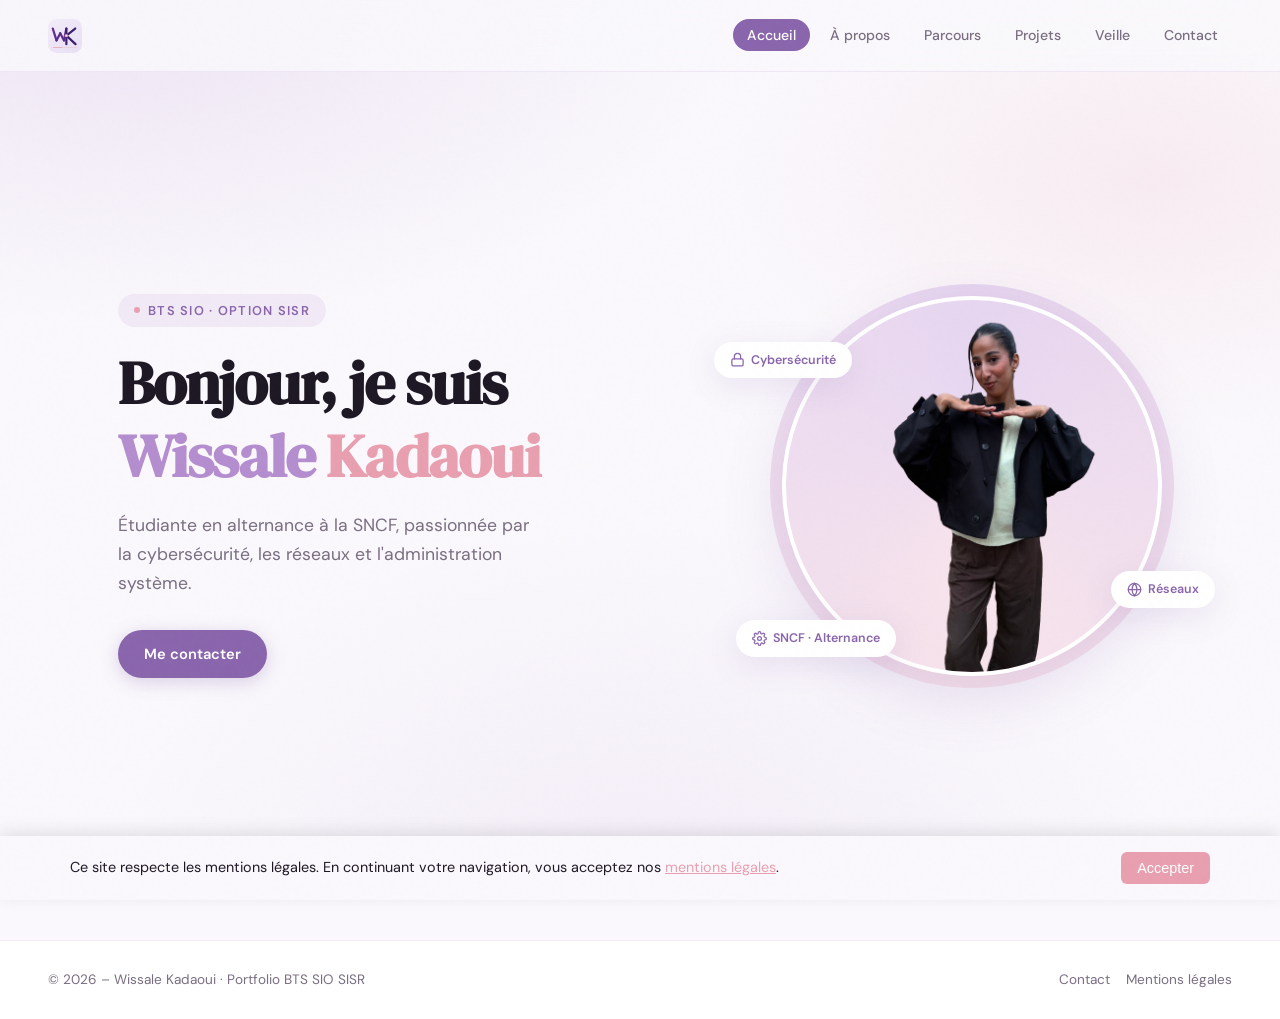
<file: index.html>
<!DOCTYPE html>
<html lang="fr">
<head>
  <meta charset="UTF-8">
  <meta name="viewport" content="width=device-width, initial-scale=1.0">
  <title>Portfolio – Wissale Kadaoui</title>
  <link rel="preconnect" href="https://fonts.googleapis.com">
  <link rel="preconnect" href="https://fonts.gstatic.com" crossorigin>
  <link href="https://fonts.googleapis.com/css2?family=DM+Serif+Display:ital@0;1&family=DM+Sans:wght@300;400;500;600&display=swap" rel="stylesheet">
  <link rel="icon" href="favicon.svg" type="image/svg+xml">
  <link rel="stylesheet" href="style.css">
</head>
<body>

  <div class="mesh-bg"></div>

  <!-- NAVBAR -->
  <header>
    <nav class="navbar">
      <div class="logo"><img src="favicon.svg" alt="" width="34" height="34"></div>
      <ul class="nav-links">
        <li><a class="active" href="index.html">Accueil</a></li>
        <li><a href="about.html">À propos</a></li>
        <li><a href="parcours.html">Parcours</a></li>
        <li><a href="projets.html">Projets</a></li>
        <li><a href="veille.html">Veille</a></li>
        <li><a href="contact.html">Contact</a></li>
      </ul>
      <button class="hamburger" aria-label="Menu">
        <span></span><span></span><span></span>
      </button>
    </nav>
  </header>

  <!-- HERO -->
  <section class="hero">
    <div class="hero-grid">
      <div class="hero-text">
        <div class="hero-eyebrow fade-slide">BTS SIO · Option SISR</div>
        <h1 class="fade-slide delay-1">
          Bonjour, je suis<br>
          <span class="accent">Wissale</span> <span class="accent-2">Kadaoui</span>
        </h1>
        <p class="fade-slide delay-2">
          Étudiante en alternance à la SNCF, passionnée par la cybersécurité,
          les réseaux et l'administration système.
        </p>
        <div class="cta-row fade-slide delay-3">
          <a href="contact.html" class="btn primary">Me contacter</a>
        </div>
      </div>

      <div class="hero-visual fade-slide delay-2">
        <img src="IMG_1610.png" alt="Portrait de Wissale Kadaoui">
        <div class="hero-badges">
          <div class="h-badge"><svg xmlns="http://www.w3.org/2000/svg" viewBox="0 0 24 24" fill="none" stroke="currentColor" stroke-width="2" stroke-linecap="round" stroke-linejoin="round" width="15" height="15"><rect x="3" y="11" width="18" height="11" rx="2"/><path d="M7 11V7a5 5 0 0 1 10 0v4"/></svg> Cybersécurité</div>
          <div class="h-badge"><svg xmlns="http://www.w3.org/2000/svg" viewBox="0 0 24 24" fill="none" stroke="currentColor" stroke-width="2" stroke-linecap="round" stroke-linejoin="round" width="15" height="15"><circle cx="12" cy="12" r="10"/><line x1="2" y1="12" x2="22" y2="12"/><path d="M12 2a15.3 15.3 0 0 1 4 10 15.3 15.3 0 0 1-4 10 15.3 15.3 0 0 1-4-10 15.3 15.3 0 0 1 4-10z"/></svg> Réseaux</div>
          <div class="h-badge"><svg xmlns="http://www.w3.org/2000/svg" viewBox="0 0 24 24" fill="none" stroke="currentColor" stroke-width="2" stroke-linecap="round" stroke-linejoin="round" width="15" height="15"><circle cx="12" cy="12" r="3"/><path d="M19.4 15a1.65 1.65 0 0 0 .33 1.82l.06.06a2 2 0 0 1-2.83 2.83l-.06-.06a1.65 1.65 0 0 0-1.82-.33 1.65 1.65 0 0 0-1 1.51V21a2 2 0 0 1-4 0v-.09A1.65 1.65 0 0 0 9 19.4a1.65 1.65 0 0 0-1.82.33l-.06.06a2 2 0 0 1-2.83-2.83l.06-.06A1.65 1.65 0 0 0 4.68 15a1.65 1.65 0 0 0-1.51-1H3a2 2 0 0 1 0-4h.09A1.65 1.65 0 0 0 4.6 9a1.65 1.65 0 0 0-.33-1.82l-.06-.06a2 2 0 0 1 2.83-2.83l.06.06A1.65 1.65 0 0 0 9 4.68a1.65 1.65 0 0 0 1-1.51V3a2 2 0 0 1 4 0v.09a1.65 1.65 0 0 0 1 1.51 1.65 1.65 0 0 0 1.82-.33l.06-.06a2 2 0 0 1 2.83 2.83l-.06.06A1.65 1.65 0 0 0 19.4 9a1.65 1.65 0 0 0 1.51 1H21a2 2 0 0 1 0 4h-.09a1.65 1.65 0 0 0-1.51 1z"/></svg> SNCF · Alternance</div>
        </div>
      </div>
    </div>
  </section>

  <!-- FOOTER -->
  <footer>
    <p>© <span id="year"></span> – Wissale Kadaoui · Portfolio BTS SIO SISR</p>
    <div class="footer-links">
      <a href="contact.html">Contact</a>
      <a href="legal.html">Mentions légales</a>
    </div>
  </footer>

  <div id="legal-banner" class="legal-banner">
    <div class="banner-content">
      <p>Ce site respecte les mentions légales. En continuant votre navigation, vous acceptez nos <a href="legal.html" target="_blank">mentions légales</a>.</p>
      <button id="accept-legal">Accepter</button>
    </div>
  </div>

  <script src="script.js"></script>
</body>
</html>
</file>
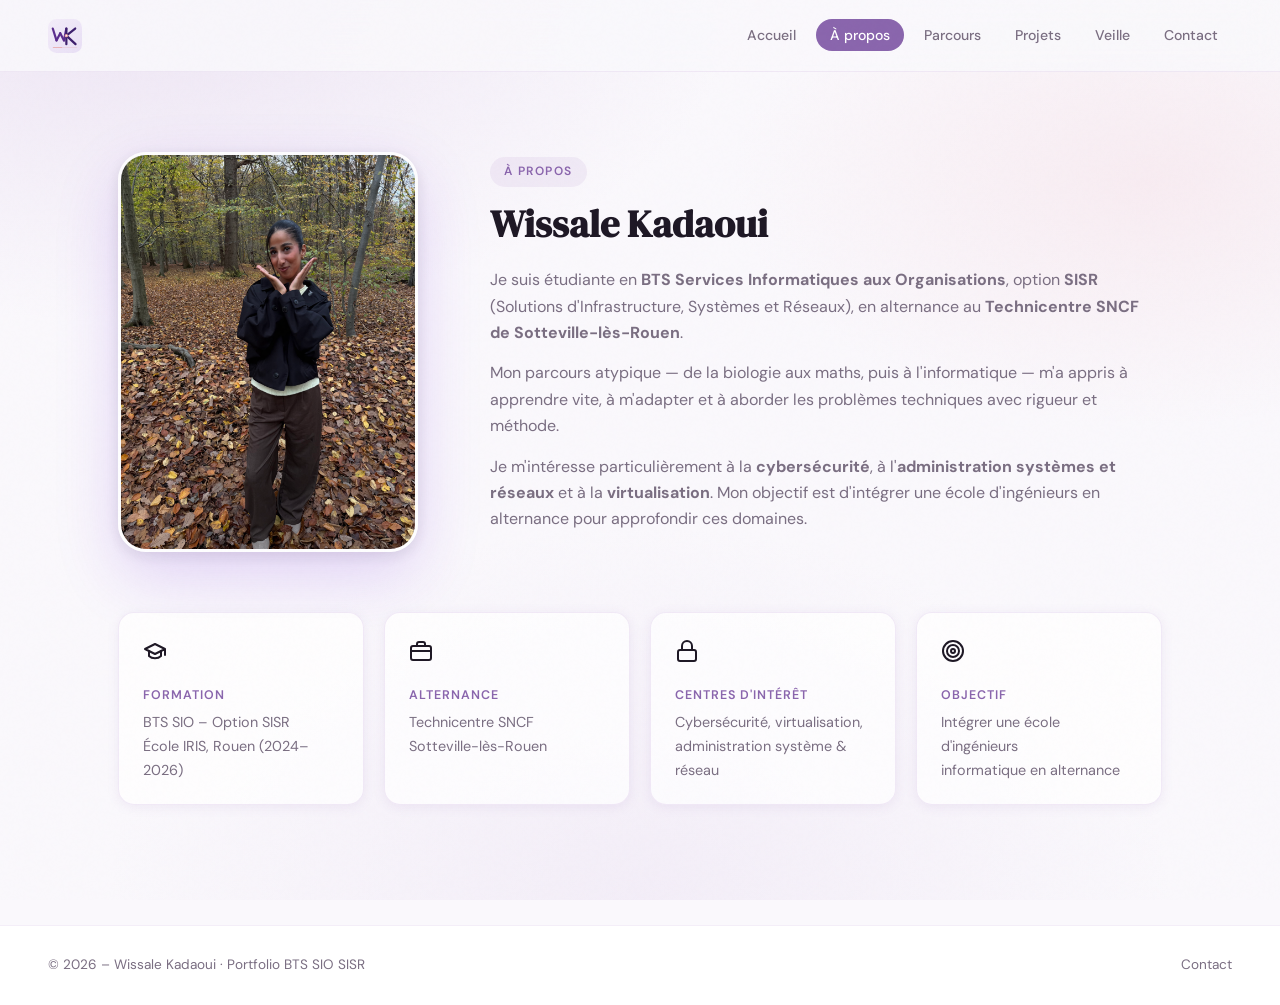
<file: about.html>
<!DOCTYPE html>
<html lang="fr">
<head>
  <meta charset="UTF-8">
  <meta name="viewport" content="width=device-width, initial-scale=1.0">
  <title>À propos – Wissale Kadaoui</title>
  <link rel="preconnect" href="https://fonts.googleapis.com">
  <link rel="preconnect" href="https://fonts.gstatic.com" crossorigin>
  <link href="https://fonts.googleapis.com/css2?family=DM+Serif+Display:ital@0;1&family=DM+Sans:wght@300;400;500;600&display=swap" rel="stylesheet">
  <link rel="icon" href="favicon.svg" type="image/svg+xml">
  <link rel="stylesheet" href="style.css">
</head>
<body>

  <div class="mesh-bg"></div>

  <header>
    <nav class="navbar">
      <div class="logo"><img src="favicon.svg" alt="" width="34" height="34"></div>
      <ul class="nav-links">
        <li><a href="index.html">Accueil</a></li>
        <li><a class="active" href="about.html">À propos</a></li>
        <li><a href="parcours.html">Parcours</a></li>
        <li><a href="projets.html">Projets</a></li>
        <li><a href="veille.html">Veille</a></li>
        <li><a href="contact.html">Contact</a></li>
      </ul>
      <button class="hamburger" aria-label="Menu">
        <span></span><span></span><span></span>
      </button>
    </nav>
  </header>

  <section class="about-container">

    <div class="about-hero fade-in">
      <div class="about-photo">
        <img src="IMG_1605.jpeg" alt="Wissale Kadaoui, étudiante BTS SIO SISR">
      </div>
      <div class="about-text">
        <span class="section-tag">À propos</span>
        <h2>Wissale Kadaoui</h2>
        <p>Je suis étudiante en <strong>BTS Services Informatiques aux Organisations</strong>, option <strong>SISR</strong> (Solutions d'Infrastructure, Systèmes et Réseaux), en alternance au <strong>Technicentre SNCF de Sotteville-lès-Rouen</strong>.</p>
        <p>Mon parcours atypique — de la biologie aux maths, puis à l'informatique — m'a appris à apprendre vite, à m'adapter et à aborder les problèmes techniques avec rigueur et méthode.</p>
        <p>Je m'intéresse particulièrement à la <strong>cybersécurité</strong>, à l'<strong>administration systèmes et réseaux</strong> et à la <strong>virtualisation</strong>. Mon objectif est d'intégrer une école d'ingénieurs en alternance pour approfondir ces domaines.</p>
      </div>
    </div>

    <div class="about-info">
      <div class="about-info-card fade-in">
        <div class="info-icon"><svg xmlns="http://www.w3.org/2000/svg" viewBox="0 0 24 24" fill="none" stroke="currentColor" stroke-width="2" stroke-linecap="round" stroke-linejoin="round" width="24" height="24"><path d="M22 10v6M2 10l10-5 10 5-10 5z"/><path d="M6 12v5c3 3 9 3 12 0v-5"/></svg></div>
        <h4>Formation</h4>
        <p>BTS SIO – Option SISR<br>École IRIS, Rouen (2024–2026)</p>
      </div>
      <div class="about-info-card fade-in delay-1">
        <div class="info-icon"><svg xmlns="http://www.w3.org/2000/svg" viewBox="0 0 24 24" fill="none" stroke="currentColor" stroke-width="2" stroke-linecap="round" stroke-linejoin="round" width="24" height="24"><rect x="2" y="7" width="20" height="14" rx="2"/><path d="M16 7V5a2 2 0 0 0-2-2h-4a2 2 0 0 0-2 2v2"/><line x1="12" y1="12" x2="12" y2="12"/><line x1="2" y1="12" x2="22" y2="12"/></svg></div>
        <h4>Alternance</h4>
        <p>Technicentre SNCF<br>Sotteville-lès-Rouen</p>
      </div>
      <div class="about-info-card fade-in delay-2">
        <div class="info-icon"><svg xmlns="http://www.w3.org/2000/svg" viewBox="0 0 24 24" fill="none" stroke="currentColor" stroke-width="2" stroke-linecap="round" stroke-linejoin="round" width="24" height="24"><rect x="3" y="11" width="18" height="11" rx="2"/><path d="M7 11V7a5 5 0 0 1 10 0v4"/></svg></div>
        <h4>Centres d'intérêt</h4>
        <p>Cybersécurité, virtualisation,<br>administration système & réseau</p>
      </div>
      <div class="about-info-card fade-in delay-3">
        <div class="info-icon"><svg xmlns="http://www.w3.org/2000/svg" viewBox="0 0 24 24" fill="none" stroke="currentColor" stroke-width="2" stroke-linecap="round" stroke-linejoin="round" width="24" height="24"><circle cx="12" cy="12" r="10"/><circle cx="12" cy="12" r="6"/><circle cx="12" cy="12" r="2"/></svg></div>
        <h4>Objectif</h4>
        <p>Intégrer une école d'ingénieurs<br>informatique en alternance</p>
      </div>
    </div>

  </section>

  <footer>
    <p>© <span id="year"></span> – Wissale Kadaoui · Portfolio BTS SIO SISR</p>
    <div class="footer-links">
      <a href="contact.html">Contact</a>
    </div>
  </footer>

  <script src="script.js"></script>
</body>
</html>
</file>
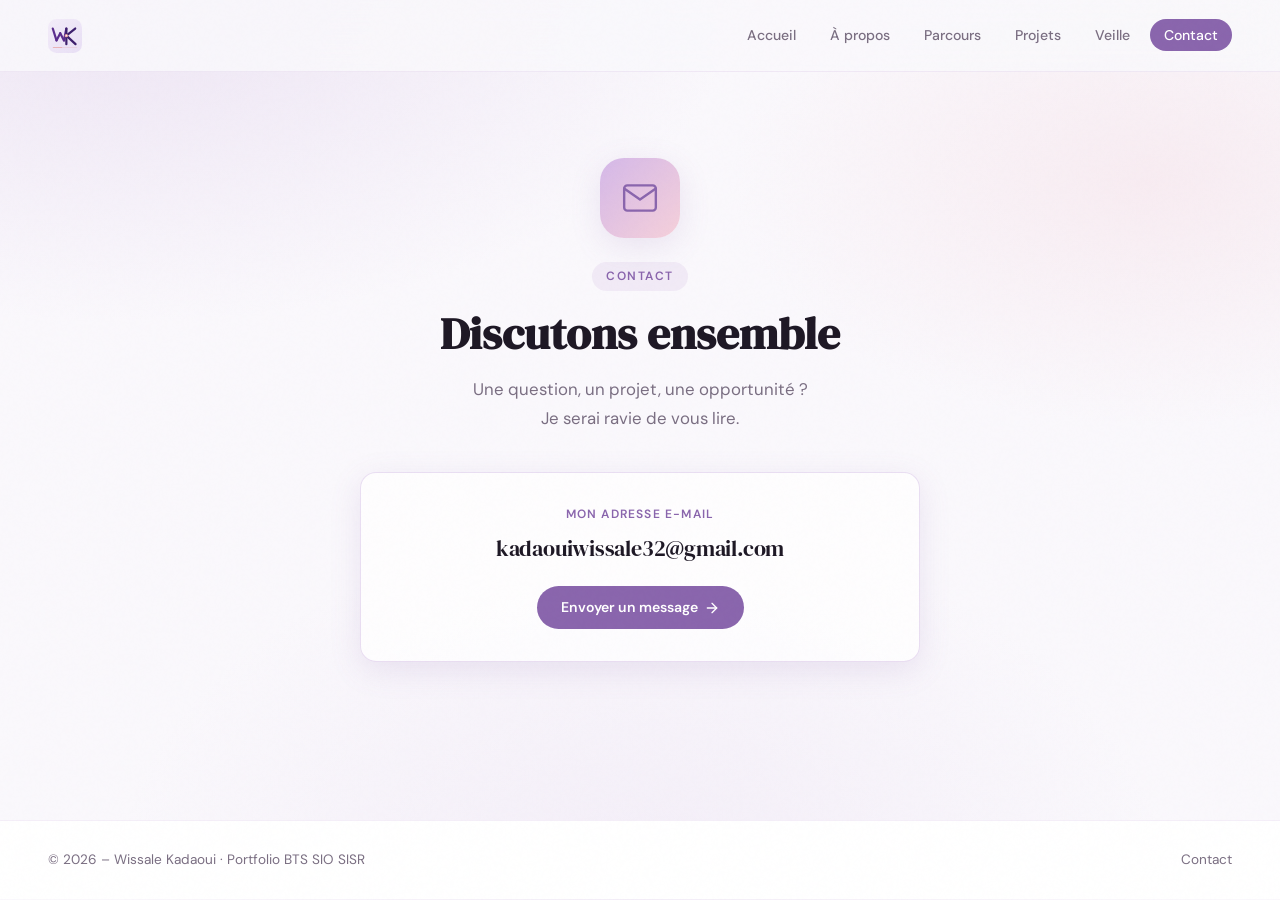
<file: contact.html>
<!DOCTYPE html>
<html lang="fr">
<head>
  <meta charset="UTF-8">
  <meta name="viewport" content="width=device-width, initial-scale=1.0">
  <title>Contact – Wissale Kadaoui</title>
  <link rel="preconnect" href="https://fonts.googleapis.com">
  <link rel="preconnect" href="https://fonts.gstatic.com" crossorigin>
  <link href="https://fonts.googleapis.com/css2?family=DM+Serif+Display:ital@0;1&family=DM+Sans:wght@300;400;500;600&display=swap" rel="stylesheet">
  <link rel="icon" href="favicon.svg" type="image/svg+xml">
  <link rel="stylesheet" href="style.css">
</head>
<body>

  <div class="mesh-bg"></div>

  <header>
    <nav class="navbar">
      <div class="logo"><img src="favicon.svg" alt="" width="34" height="34"></div>
      <ul class="nav-links">
        <li><a href="index.html">Accueil</a></li>
        <li><a href="about.html">À propos</a></li>
        <li><a href="parcours.html">Parcours</a></li>
        <li><a href="projets.html">Projets</a></li>
        <li><a href="veille.html">Veille</a></li>
        <li><a class="active" href="contact.html">Contact</a></li>
      </ul>
      <button class="hamburger" aria-label="Menu">
        <span></span><span></span><span></span>
      </button>
    </nav>
  </header>

  <section class="contact-section contact-centered">

    <div class="contact-hero fade-in">
      <div class="contact-hero-icon">
        <svg xmlns="http://www.w3.org/2000/svg" viewBox="0 0 24 24" fill="none" stroke="currentColor" stroke-width="1.5" stroke-linecap="round" stroke-linejoin="round" width="38" height="38"><path d="M4 4h16c1.1 0 2 .9 2 2v12c0 1.1-.9 2-2 2H4c-1.1 0-2-.9-2-2V6c0-1.1.9-2 2-2z"/><polyline points="22,6 12,13 2,6"/></svg>
      </div>
      <span class="section-tag">Contact</span>
      <h2>Discutons ensemble</h2>
      <p>Une question, un projet, une opportunité ?<br>Je serai ravie de vous lire.</p>

      <a id="contact-email-link" class="contact-email-card fade-in delay-1" href="#">
        <span class="email-label">Mon adresse e-mail</span>
        <span class="email-address" id="contact-email-display"></span>
        <noscript><span class="email-address">kadaouiwissale&#51;&#50;&#64;gmail&#46;com</span></noscript>
        <span class="email-cta">
          Envoyer un message
          <svg xmlns="http://www.w3.org/2000/svg" viewBox="0 0 24 24" fill="none" stroke="currentColor" stroke-width="2" stroke-linecap="round" stroke-linejoin="round" width="16" height="16"><line x1="5" y1="12" x2="19" y2="12"/><polyline points="12 5 19 12 12 19"/></svg>
        </span>
      </a>

    </div>

  </section>

  <footer>
    <p>© <span id="year"></span> – Wissale Kadaoui · Portfolio BTS SIO SISR</p>
    <div class="footer-links">
      <a href="contact.html">Contact</a>
    </div>
  </footer>

  <script src="script.js"></script>
  <script src="contact.js"></script>
</body>
</html>
</file>
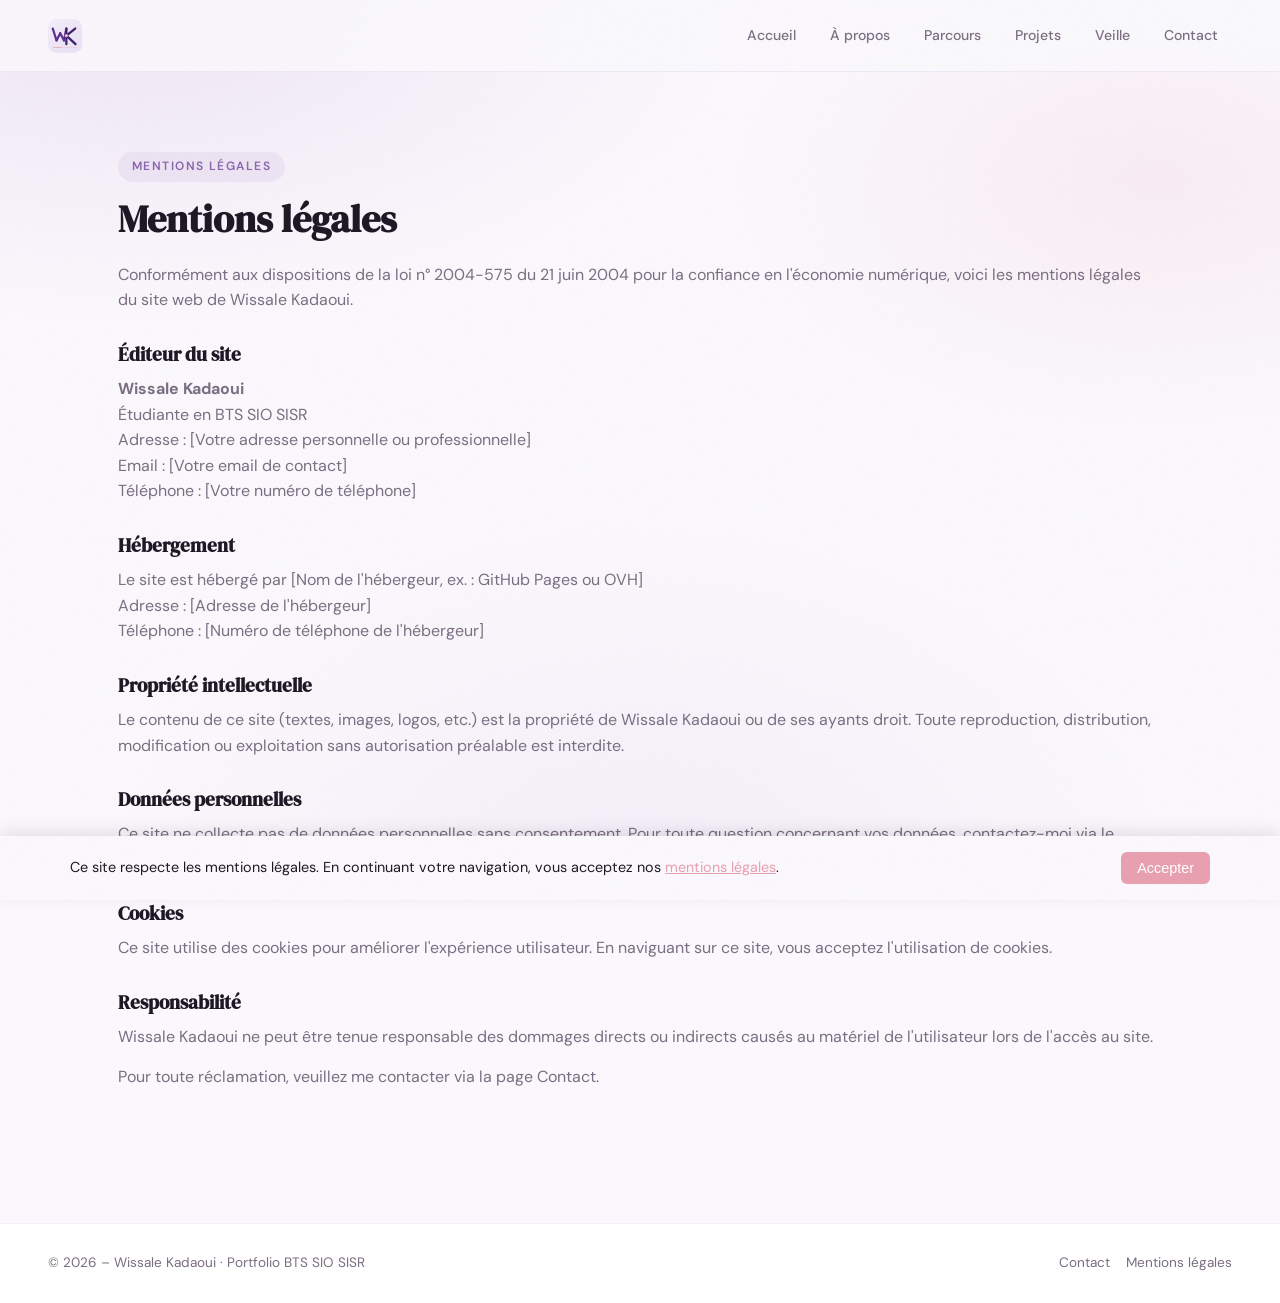
<file: legal.html>
<!DOCTYPE html>
<html lang="fr">
<head>
  <meta charset="UTF-8">
  <meta name="viewport" content="width=device-width, initial-scale=1.0">
  <title>Mentions légales – Wissale Kadaoui</title>
  <link rel="preconnect" href="https://fonts.googleapis.com">
  <link rel="preconnect" href="https://fonts.gstatic.com" crossorigin>
  <link href="https://fonts.googleapis.com/css2?family=DM+Serif+Display:ital@0;1&family=DM+Sans:wght@300;400;500;600&display=swap" rel="stylesheet">
  <link rel="icon" href="favicon.svg" type="image/svg+xml">
  <link rel="stylesheet" href="style.css">
</head>
<body>

  <div class="mesh-bg"></div>

  <!-- NAVBAR -->
  <header>
    <nav class="navbar">
      <div class="logo"><img src="favicon.svg" alt="" width="34" height="34"></div>
      <ul class="nav-links">
        <li><a href="index.html">Accueil</a></li>
        <li><a href="about.html">À propos</a></li>
        <li><a href="parcours.html">Parcours</a></li>
        <li><a href="projets.html">Projets</a></li>
        <li><a href="veille.html">Veille</a></li>
        <li><a href="contact.html">Contact</a></li>
      </ul>
      <button class="hamburger" aria-label="Menu">
        <span></span><span></span><span></span>
      </button>
    </nav>
  </header>

  <!-- LEGAL MENTIONS -->
  <section class="legal-container">
    <div class="legal-content fade-in">
      <span class="section-tag">Mentions légales</span>
      <h2>Mentions légales</h2>
      <p>Conformément aux dispositions de la loi n° 2004-575 du 21 juin 2004 pour la confiance en l'économie numérique, voici les mentions légales du site web de Wissale Kadaoui.</p>

      <h3>Éditeur du site</h3>
      <p><strong>Wissale Kadaoui</strong><br>
      Étudiante en BTS SIO SISR<br>
      Adresse : [Votre adresse personnelle ou professionnelle]<br>
      Email : [Votre email de contact]<br>
      Téléphone : [Votre numéro de téléphone]</p>

      <h3>Hébergement</h3>
      <p>Le site est hébergé par [Nom de l'hébergeur, ex. : GitHub Pages ou OVH]<br>
      Adresse : [Adresse de l'hébergeur]<br>
      Téléphone : [Numéro de téléphone de l'hébergeur]</p>

      <h3>Propriété intellectuelle</h3>
      <p>Le contenu de ce site (textes, images, logos, etc.) est la propriété de Wissale Kadaoui ou de ses ayants droit. Toute reproduction, distribution, modification ou exploitation sans autorisation préalable est interdite.</p>

      <h3>Données personnelles</h3>
      <p>Ce site ne collecte pas de données personnelles sans consentement. Pour toute question concernant vos données, contactez-moi via le formulaire de contact.</p>

      <h3>Cookies</h3>
      <p>Ce site utilise des cookies pour améliorer l'expérience utilisateur. En naviguant sur ce site, vous acceptez l'utilisation de cookies.</p>

      <h3>Responsabilité</h3>
      <p>Wissale Kadaoui ne peut être tenue responsable des dommages directs ou indirects causés au matériel de l'utilisateur lors de l'accès au site.</p>

      <p>Pour toute réclamation, veuillez me contacter via la page <a href="contact.html">Contact</a>.</p>
    </div>
  </section>

  <!-- FOOTER -->
  <footer>
    <p>© <span id="year"></span> – Wissale Kadaoui · Portfolio BTS SIO SISR</p>
    <div class="footer-links">
      <a href="contact.html">Contact</a>
      <a href="legal.html">Mentions légales</a>
    </div>
  </footer>

  <div id="legal-banner" class="legal-banner">
    <div class="banner-content">
      <p>Ce site respecte les mentions légales. En continuant votre navigation, vous acceptez nos <a href="legal.html" target="_blank">mentions légales</a>.</p>
      <button id="accept-legal">Accepter</button>
    </div>
  </div>

  <script src="script.js"></script>
</body>
</html>
</file>
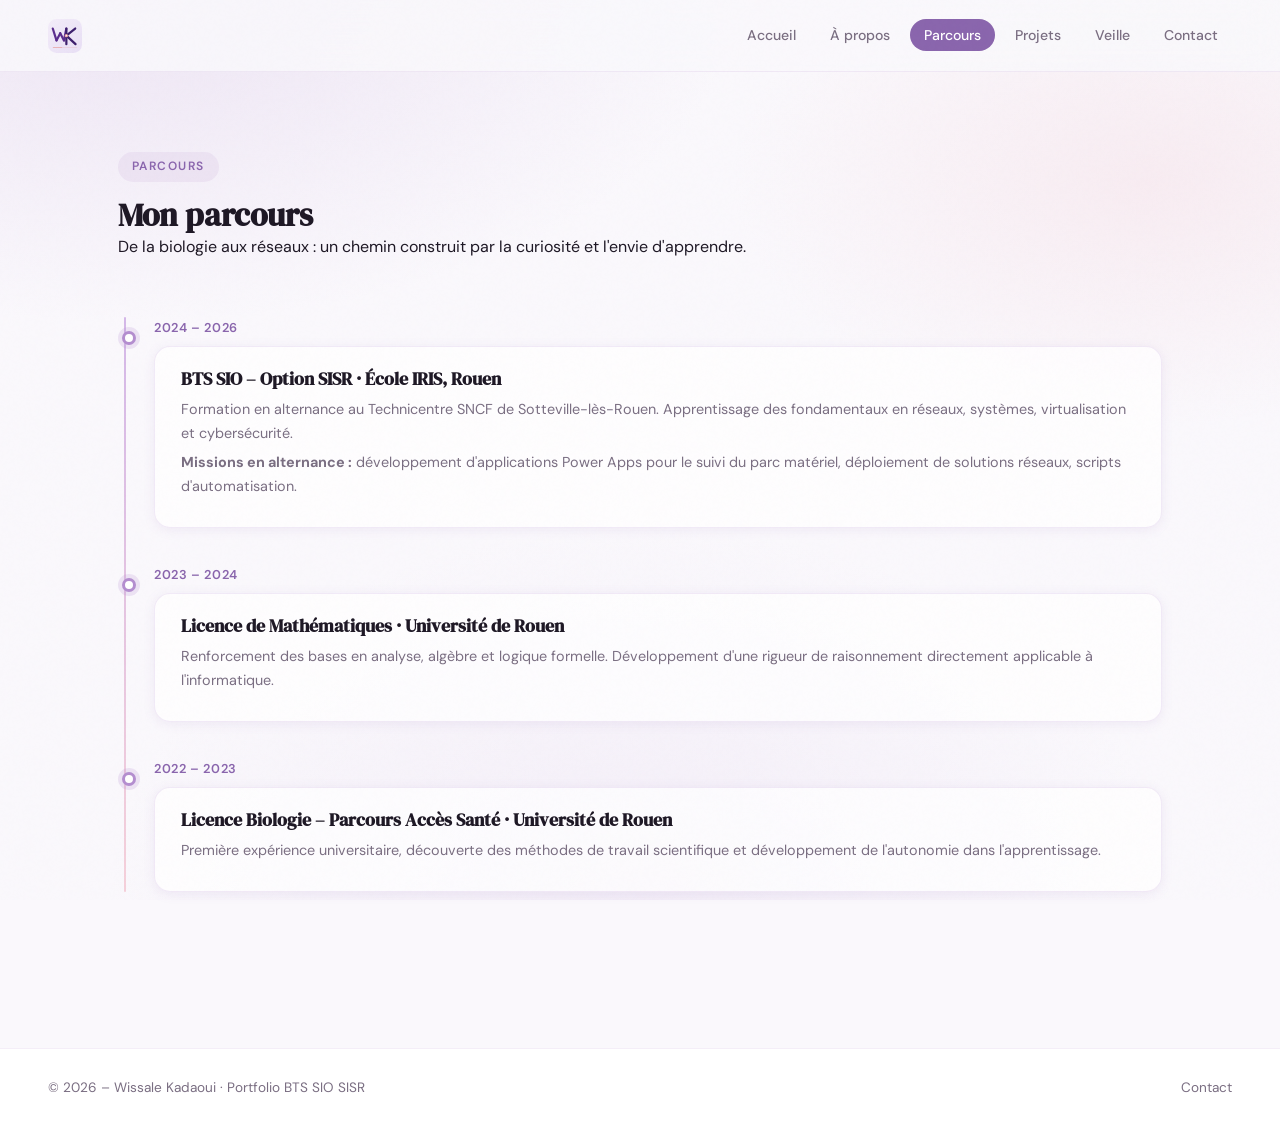
<file: parcours.html>
<!DOCTYPE html>
<html lang="fr">
<head>
  <meta charset="UTF-8">
  <meta name="viewport" content="width=device-width, initial-scale=1.0">
  <title>Parcours – Wissale Kadaoui</title>
  <link rel="preconnect" href="https://fonts.googleapis.com">
  <link rel="preconnect" href="https://fonts.gstatic.com" crossorigin>
  <link href="https://fonts.googleapis.com/css2?family=DM+Serif+Display:ital@0;1&family=DM+Sans:wght@300;400;500;600&display=swap" rel="stylesheet">
  <link rel="icon" href="favicon.svg" type="image/svg+xml">
  <link rel="stylesheet" href="style.css">
</head>
<body>

  <div class="mesh-bg"></div>

  <header>
    <nav class="navbar">
      <div class="logo"><img src="favicon.svg" alt="" width="34" height="34"></div>
      <ul class="nav-links">
        <li><a href="index.html">Accueil</a></li>
        <li><a href="about.html">À propos</a></li>
        <li><a class="active" href="parcours.html">Parcours</a></li>
        <li><a href="projets.html">Projets</a></li>
        <li><a href="veille.html">Veille</a></li>
        <li><a href="contact.html">Contact</a></li>
      </ul>
      <button class="hamburger" aria-label="Menu">
        <span></span><span></span><span></span>
      </button>
    </nav>
  </header>

  <main class="parcours-container">

    <div class="parcours-head fade-in">
      <span class="section-tag">Parcours</span>
      <h1>Mon parcours</h1>
      <p>De la biologie aux réseaux : un chemin construit par la curiosité et l'envie d'apprendre.</p>
    </div>

    <div class="timeline">

      <article class="timeline-item fade-in">
        <div class="timeline-date">2024 – 2026</div>
        <div class="timeline-content">
          <h3>BTS SIO – Option SISR · École IRIS, Rouen</h3>
          <p>Formation en alternance au Technicentre SNCF de Sotteville-lès-Rouen. Apprentissage des fondamentaux en réseaux, systèmes, virtualisation et cybersécurité.</p>
          <p><strong>Missions en alternance :</strong> développement d'applications Power Apps pour le suivi du parc matériel, déploiement de solutions réseaux, scripts d'automatisation.</p>
        </div>
      </article>

      <article class="timeline-item fade-in delay-1">
        <div class="timeline-date">2023 – 2024</div>
        <div class="timeline-content">
          <h3>Licence de Mathématiques · Université de Rouen</h3>
          <p>Renforcement des bases en analyse, algèbre et logique formelle. Développement d'une rigueur de raisonnement directement applicable à l'informatique.</p>
        </div>
      </article>

      <article class="timeline-item fade-in delay-2">
        <div class="timeline-date">2022 – 2023</div>
        <div class="timeline-content">
          <h3>Licence Biologie – Parcours Accès Santé · Université de Rouen</h3>
          <p>Première expérience universitaire, découverte des méthodes de travail scientifique et développement de l'autonomie dans l'apprentissage.</p>
        </div>
      </article>

    </div>

  </main>

  <footer>
    <p>© <span id="year"></span> – Wissale Kadaoui · Portfolio BTS SIO SISR</p>
    <div class="footer-links">
      <a href="contact.html">Contact</a>
    </div>
  </footer>

  <script src="script.js"></script>
</body>
</html>
</file>
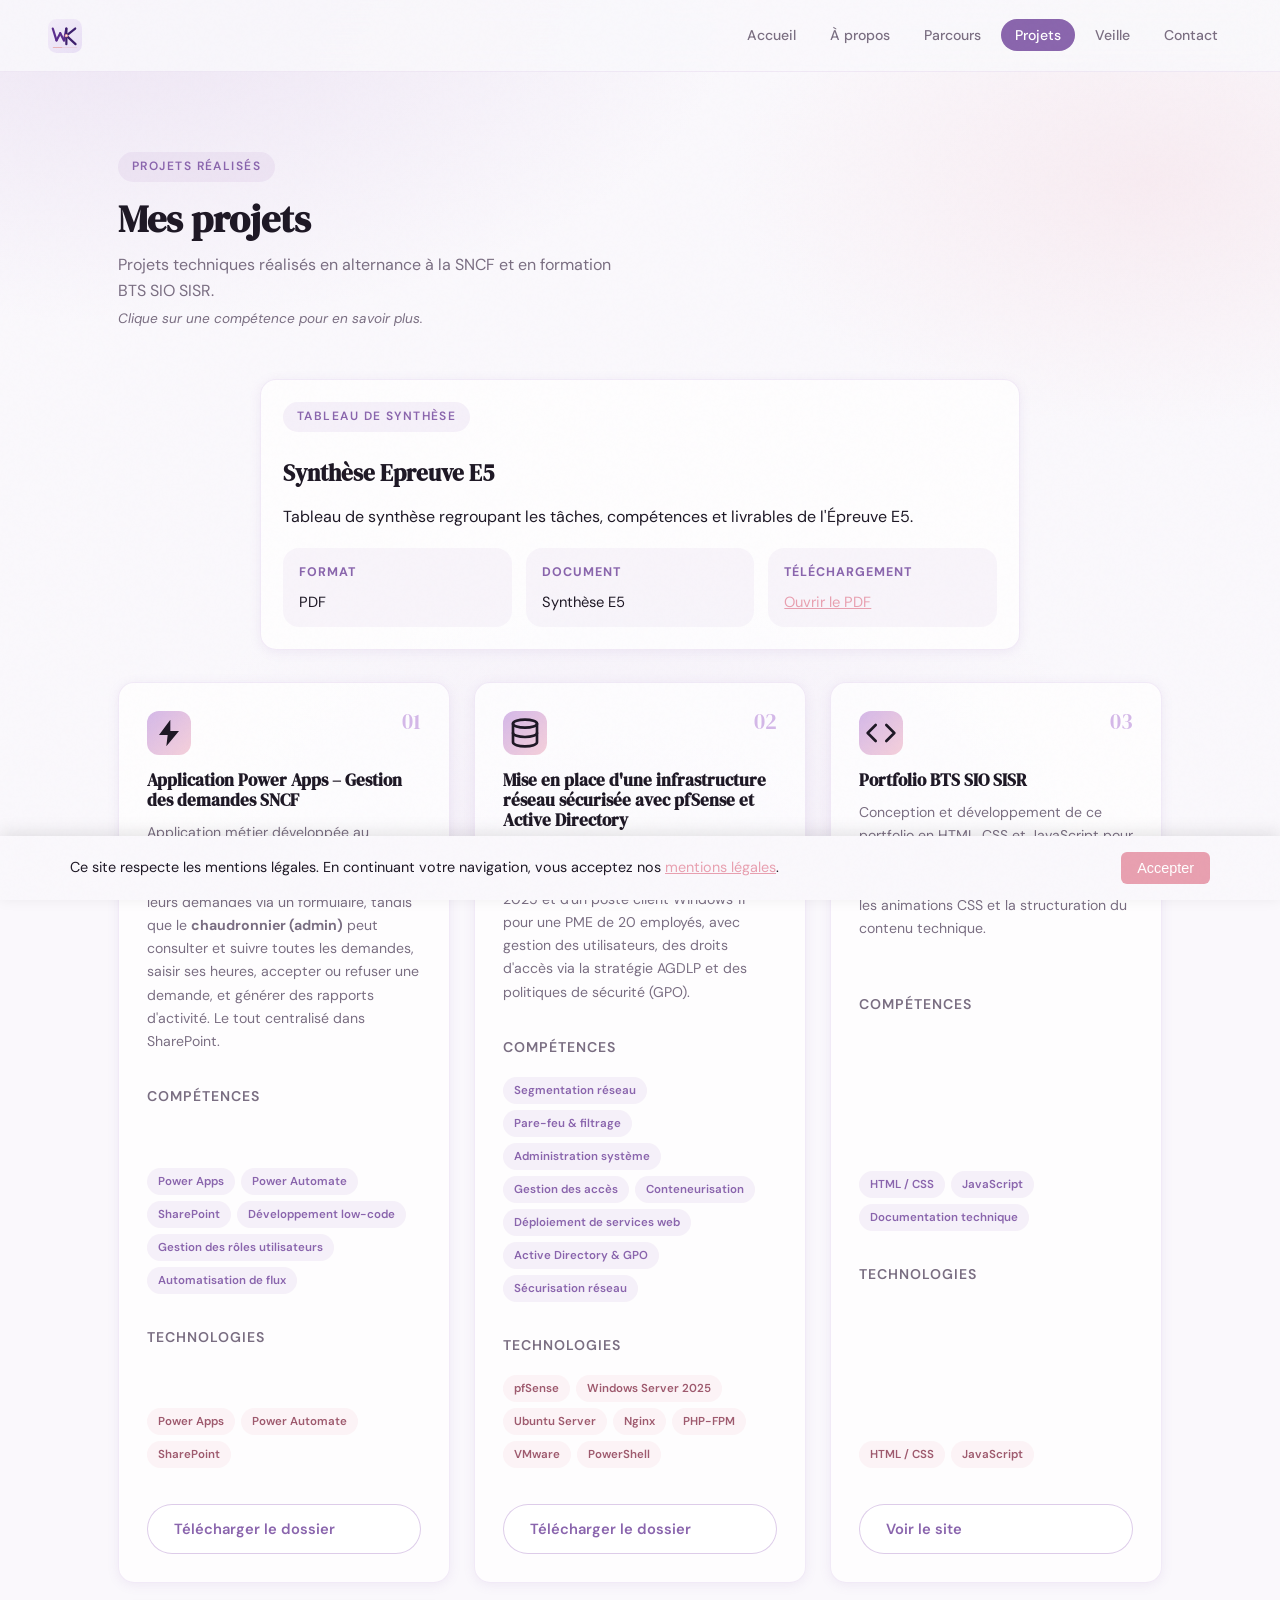
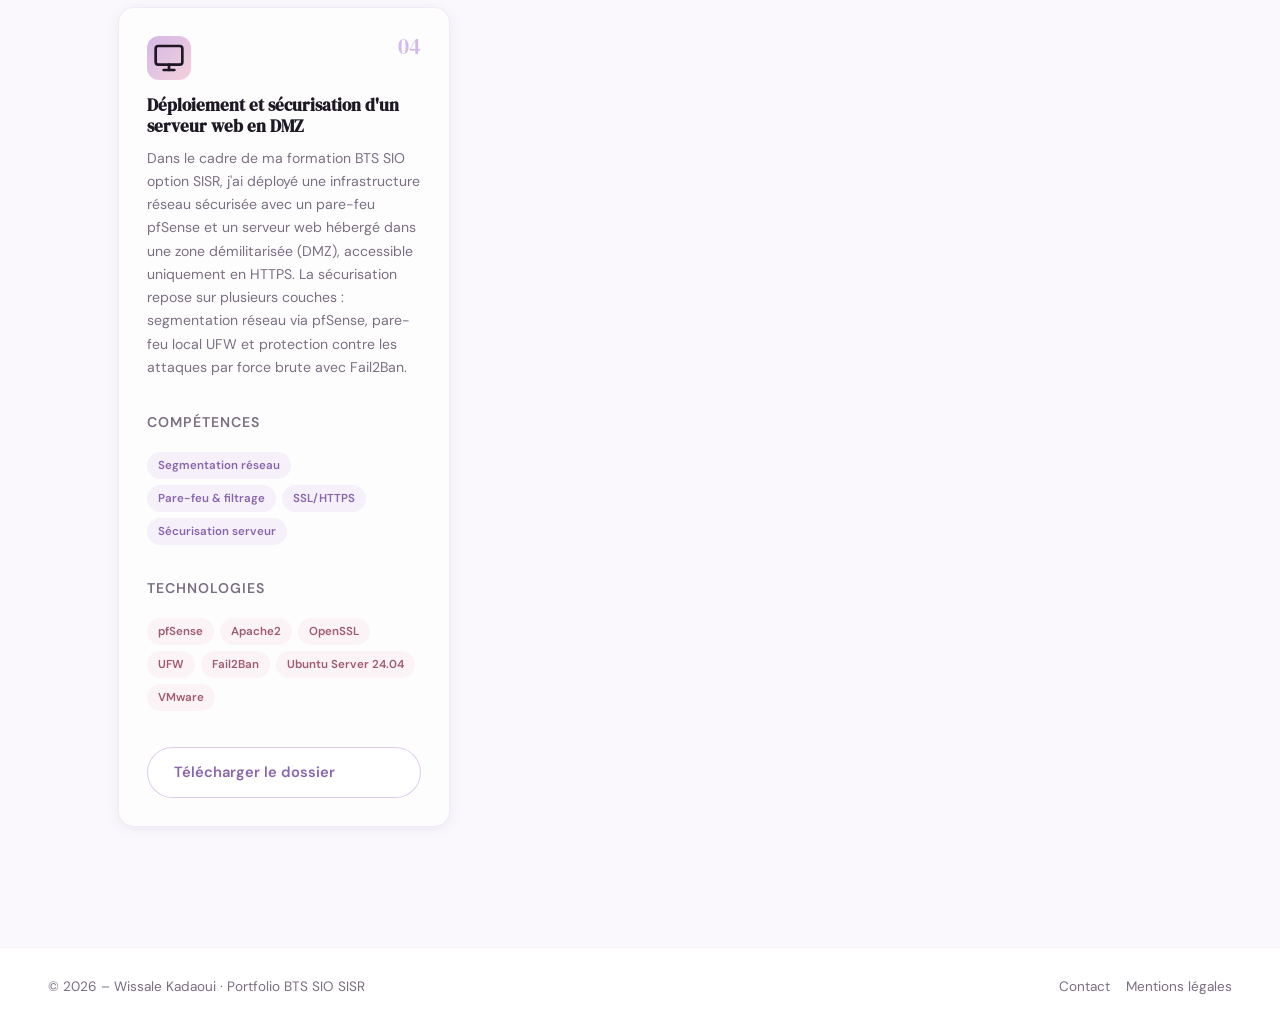
<file: projets.html>
<!DOCTYPE html>
<html lang="fr">
<head>
  <meta charset="UTF-8">
  <meta name="viewport" content="width=device-width, initial-scale=1.0">
  <title>Projets – Wissale Kadaoui</title>
  <link rel="preconnect" href="https://fonts.googleapis.com">
  <link rel="preconnect" href="https://fonts.gstatic.com" crossorigin>
  <link href="https://fonts.googleapis.com/css2?family=DM+Serif+Display:ital@0;1&family=DM+Sans:wght@300;400;500;600&display=swap" rel="stylesheet">
  <link rel="icon" href="favicon.svg" type="image/svg+xml">
  <link rel="stylesheet" href="style.css">
  <link rel="stylesheet" href="modal.css">
  <link rel="stylesheet" href="projets.css">
</head>
<body>

  <div class="mesh-bg"></div>

  <header>
    <nav class="navbar">
      <div class="logo"><img src="favicon.svg" alt="" width="34" height="34"></div>
      <ul class="nav-links">
        <li><a href="index.html">Accueil</a></li>
        <li><a href="about.html">À propos</a></li>
        <li><a href="parcours.html">Parcours</a></li>
        <li><a class="active" href="projets.html">Projets</a></li>
        <li><a href="veille.html">Veille</a></li>
        <li><a href="contact.html">Contact</a></li>
      </ul>
      <button class="hamburger" aria-label="Menu">
        <span></span><span></span><span></span>
      </button>
    </nav>
  </header>

  <main class="epreuves-container">

    <div class="section-header fade-in">
      <span class="section-tag">Projets réalisés</span>
      <h2>Mes projets</h2>
      <p>Projets techniques réalisés en alternance à la SNCF et en formation BTS SIO SISR.<br>
      <em class="text-note">Clique sur une compétence pour en savoir plus.</em></p>
    </div>

    <section class="synthese-section fade-in">
      <div class="synthese-card synthese-card--small">
        <span class="section-tag">Tableau de synthèse</span>
        <h3>Synthèse Epreuve E5</h3>
        <p>Tableau de synthèse regroupant les tâches, compétences et livrables de l'Épreuve E5.</p>
        <div class="synthese-summary">
          <div>
            <strong>Format</strong>
            <p>PDF</p>
          </div>
          <div>
            <strong>Document</strong>
            <p>Synthèse E5</p>
          </div>
          <div>
            <strong>Téléchargement</strong>
            <p><a href="synthese-e5.pdf" target="_blank" rel="noopener">Ouvrir le PDF</a></p>
          </div>
        </div>
      </div>
    </section>

    <div class="projets-grid">

      <!-- ── Projet 1 ── -->
      <article class="projet-card fade-in">
        <div class="projet-card-top">
          <div class="projet-icon"><svg xmlns="http://www.w3.org/2000/svg" viewBox="0 0 24 24" fill="currentColor" width="32" height="32"><path d="M13 2 4.5 13.5H11L10 22 19.5 10.5H13Z"/></svg></div>
          <span class="projet-num">01</span>
        </div>
        <h3>Application Power Apps – Gestion des demandes SNCF</h3>
        <p>Application métier développée au Technicentre SNCF avec deux profils distincts : les <strong>demandeurs</strong> soumettent leurs demandes via un formulaire, tandis que le <strong>chaudronnier (admin)</strong> peut consulter et suivre toutes les demandes, saisir ses heures, accepter ou refuser une demande, et générer des rapports d'activité. Le tout centralisé dans SharePoint.</p>

        <p class="competence-section-label">Compétences</p>
        <div class="card-tags">
          <span class="tag competence-badge" data-skill="Power Apps">Power Apps</span>
          <span class="tag competence-badge" data-skill="Power Automate">Power Automate</span>
          <span class="tag competence-badge" data-skill="SharePoint">SharePoint</span>
          <span class="tag competence-badge" data-skill="Développement low-code">Développement low-code</span>
          <span class="tag competence-badge" data-skill="Gestion des rôles utilisateurs">Gestion des rôles utilisateurs</span>
          <span class="tag competence-badge" data-skill="Automatisation de flux">Automatisation de flux</span>
        </div>

        <p class="competence-section-label">Technologies</p>
        <div class="card-tags">
          <span class="tag tag-tech">Power Apps</span>
          <span class="tag tag-tech">Power Automate</span>
          <span class="tag tag-tech">SharePoint</span>
        </div>

        <a href="document-power-apps.pdf" download class="btn outline">Télécharger le dossier</a>
      </article>

      <!-- ── Projet 2 ── -->
      <article class="projet-card fade-in delay-1">
        <div class="projet-card-top">
          <div class="projet-icon"><svg xmlns="http://www.w3.org/2000/svg" viewBox="0 0 24 24" fill="none" stroke="currentColor" stroke-width="2" stroke-linecap="round" stroke-linejoin="round" width="32" height="32"><ellipse cx="12" cy="5" rx="9" ry="3"/><path d="M21 12c0 1.66-4 3-9 3s-9-1.34-9-3"/><path d="M3 5v14c0 1.66 4 3 9 3s9-1.34 9-3V5"/></svg></div>
          <span class="projet-num">02</span>
        </div>
        <h3>Mise en place d'une infrastructure réseau sécurisée avec pfSense et Active Directory</h3>
        <p>Déploiement d'un pare-feu pfSense, d'un Active Directory sous Windows Server 2025 et d'un poste client Windows 11 pour une PME de 20 employés, avec gestion des utilisateurs, des droits d'accès via la stratégie AGDLP et des politiques de sécurité (GPO).</p>

        <p class="competence-section-label">Compétences</p>
        <div class="card-tags">
          <span class="tag competence-badge" data-skill="Segmentation réseau">Segmentation réseau</span>
          <span class="tag competence-badge" data-skill="Pare-feu & filtrage">Pare-feu & filtrage</span>
          <span class="tag competence-badge" data-skill="Administration système">Administration système</span>
          <span class="tag competence-badge" data-skill="Gestion des accès">Gestion des accès</span>
          <span class="tag competence-badge" data-skill="Conteneurisation">Conteneurisation</span>
          <span class="tag competence-badge" data-skill="Déploiement de services web">Déploiement de services web</span>
          <span class="tag competence-badge" data-skill="Active Directory & GPO">Active Directory & GPO</span>
          <span class="tag competence-badge" data-skill="Sécurisation réseau">Sécurisation réseau</span>
        </div>

        <p class="competence-section-label">Technologies</p>
        <div class="card-tags">
          <span class="tag tag-tech">pfSense</span>
          <span class="tag tag-tech">Windows Server 2025</span>
          <span class="tag tag-tech">Ubuntu Server</span>
          <span class="tag tag-tech">Nginx</span>
          <span class="tag tag-tech">PHP-FPM</span>
          <span class="tag tag-tech">VMware</span>
          <span class="tag tag-tech">PowerShell</span>
        </div>

        <a href="epreuve E6 wissale kadaoui 1.pdf" download class="btn outline">Télécharger le dossier</a>
      </article>

      <!-- ── Projet 3 ── -->
      <article class="projet-card fade-in delay-2">
        <div class="projet-card-top">
          <div class="projet-icon"><svg xmlns="http://www.w3.org/2000/svg" viewBox="0 0 24 24" fill="none" stroke="currentColor" stroke-width="2" stroke-linecap="round" stroke-linejoin="round" width="32" height="32"><polyline points="16 18 22 12 16 6"/><polyline points="8 6 2 12 8 18"/></svg></div>
          <span class="projet-num">03</span>
        </div>
        <h3>Portfolio BTS SIO SISR</h3>
        <p>Conception et développement de ce portfolio en HTML, CSS et JavaScript pour présenter mes projets, compétences et parcours. Travail sur le design responsive, les animations CSS et la structuration du contenu technique.</p>

        <p class="competence-section-label">Compétences</p>
        <div class="card-tags">
          <span class="tag competence-badge" data-skill="HTML / CSS">HTML / CSS</span>
          <span class="tag competence-badge" data-skill="JavaScript">JavaScript</span>
          <span class="tag competence-badge" data-skill="Documentation technique">Documentation technique</span>
        </div>

        <p class="competence-section-label">Technologies</p>
        <div class="card-tags">
          <span class="tag tag-tech">HTML / CSS</span>
          <span class="tag tag-tech">JavaScript</span>
        </div>

        <a href="index.html" class="btn outline">Voir le site</a>
      </article>

      <!-- ── Projet 4 ── -->
      <article class="projet-card fade-in delay-3">
        <div class="projet-card-top">
          <div class="projet-icon"><svg xmlns="http://www.w3.org/2000/svg" viewBox="0 0 24 24" fill="none" stroke="currentColor" stroke-width="2" stroke-linecap="round" stroke-linejoin="round" width="32" height="32"><rect x="2" y="3" width="20" height="14" rx="2" ry="2"/><line x1="8" y1="21" x2="16" y2="21"/><line x1="12" y1="17" x2="12" y2="21"/></svg></div>
          <span class="projet-num">04</span>
        </div>
        <h3>Déploiement et sécurisation d'un serveur web en DMZ</h3>
        <p>Dans le cadre de ma formation BTS SIO option SISR, j'ai déployé une infrastructure réseau sécurisée avec un pare-feu pfSense et un serveur web hébergé dans une zone démilitarisée (DMZ), accessible uniquement en HTTPS. La sécurisation repose sur plusieurs couches : segmentation réseau via pfSense, pare-feu local UFW et protection contre les attaques par force brute avec Fail2Ban.</p>

        <p class="competence-section-label">Compétences</p>
        <div class="card-tags">
          <span class="tag competence-badge" data-skill="Segmentation réseau">Segmentation réseau</span>
          <span class="tag competence-badge" data-skill="Pare-feu & filtrage">Pare-feu & filtrage</span>
          <span class="tag competence-badge" data-skill="SSL/HTTPS">SSL/HTTPS</span>
          <span class="tag competence-badge" data-skill="Sécurisation serveur">Sécurisation serveur</span>
        </div>

        <p class="competence-section-label">Technologies</p>
        <div class="card-tags">
          <span class="tag tag-tech">pfSense</span>
          <span class="tag tag-tech">Apache2</span>
          <span class="tag tag-tech">OpenSSL</span>
          <span class="tag tag-tech">UFW</span>
          <span class="tag tag-tech">Fail2Ban</span>
          <span class="tag tag-tech">Ubuntu Server 24.04</span>
          <span class="tag tag-tech">VMware</span>
        </div>

        <a href="Epreuve E6 wissale kadaoui 2.pdf" download class="btn outline">Télécharger le dossier</a>
      </article>

    </div>

  </main>

  <!-- ── Modal compétences ── -->
  <div class="modal-overlay" id="modalOverlay">
    <div class="modal" id="modal">
      <button class="modal-close" id="modalClose" aria-label="Fermer"><svg xmlns="http://www.w3.org/2000/svg" viewBox="0 0 24 24" fill="none" stroke="currentColor" stroke-width="2.5" stroke-linecap="round" width="18" height="18"><line x1="18" y1="6" x2="6" y2="18"/><line x1="6" y1="6" x2="18" y2="18"/></svg></button>
      <div class="modal-icon" id="modalIcon"></div>
      <h3 id="modalTitle"></h3>
      <p id="modalDesc"></p>
      <div class="modal-tags" id="modalTags"></div>
    </div>
  </div>

  <footer>
    <p>© <span id="year"></span> – Wissale Kadaoui · Portfolio BTS SIO SISR</p>
    <div class="footer-links">
      <a href="contact.html">Contact</a>
      <a href="legal.html">Mentions légales</a>
    </div>
  </footer>

  <div id="legal-banner" class="legal-banner">
    <div class="banner-content">
      <p>Ce site respecte les mentions légales. En continuant votre navigation, vous acceptez nos <a href="legal.html" target="_blank">mentions légales</a>.</p>
      <button id="accept-legal">Accepter</button>
    </div>
  </div>

  <script src="script.js"></script>
  <script src="projets.js"></script>
</body>
</html>
</file>
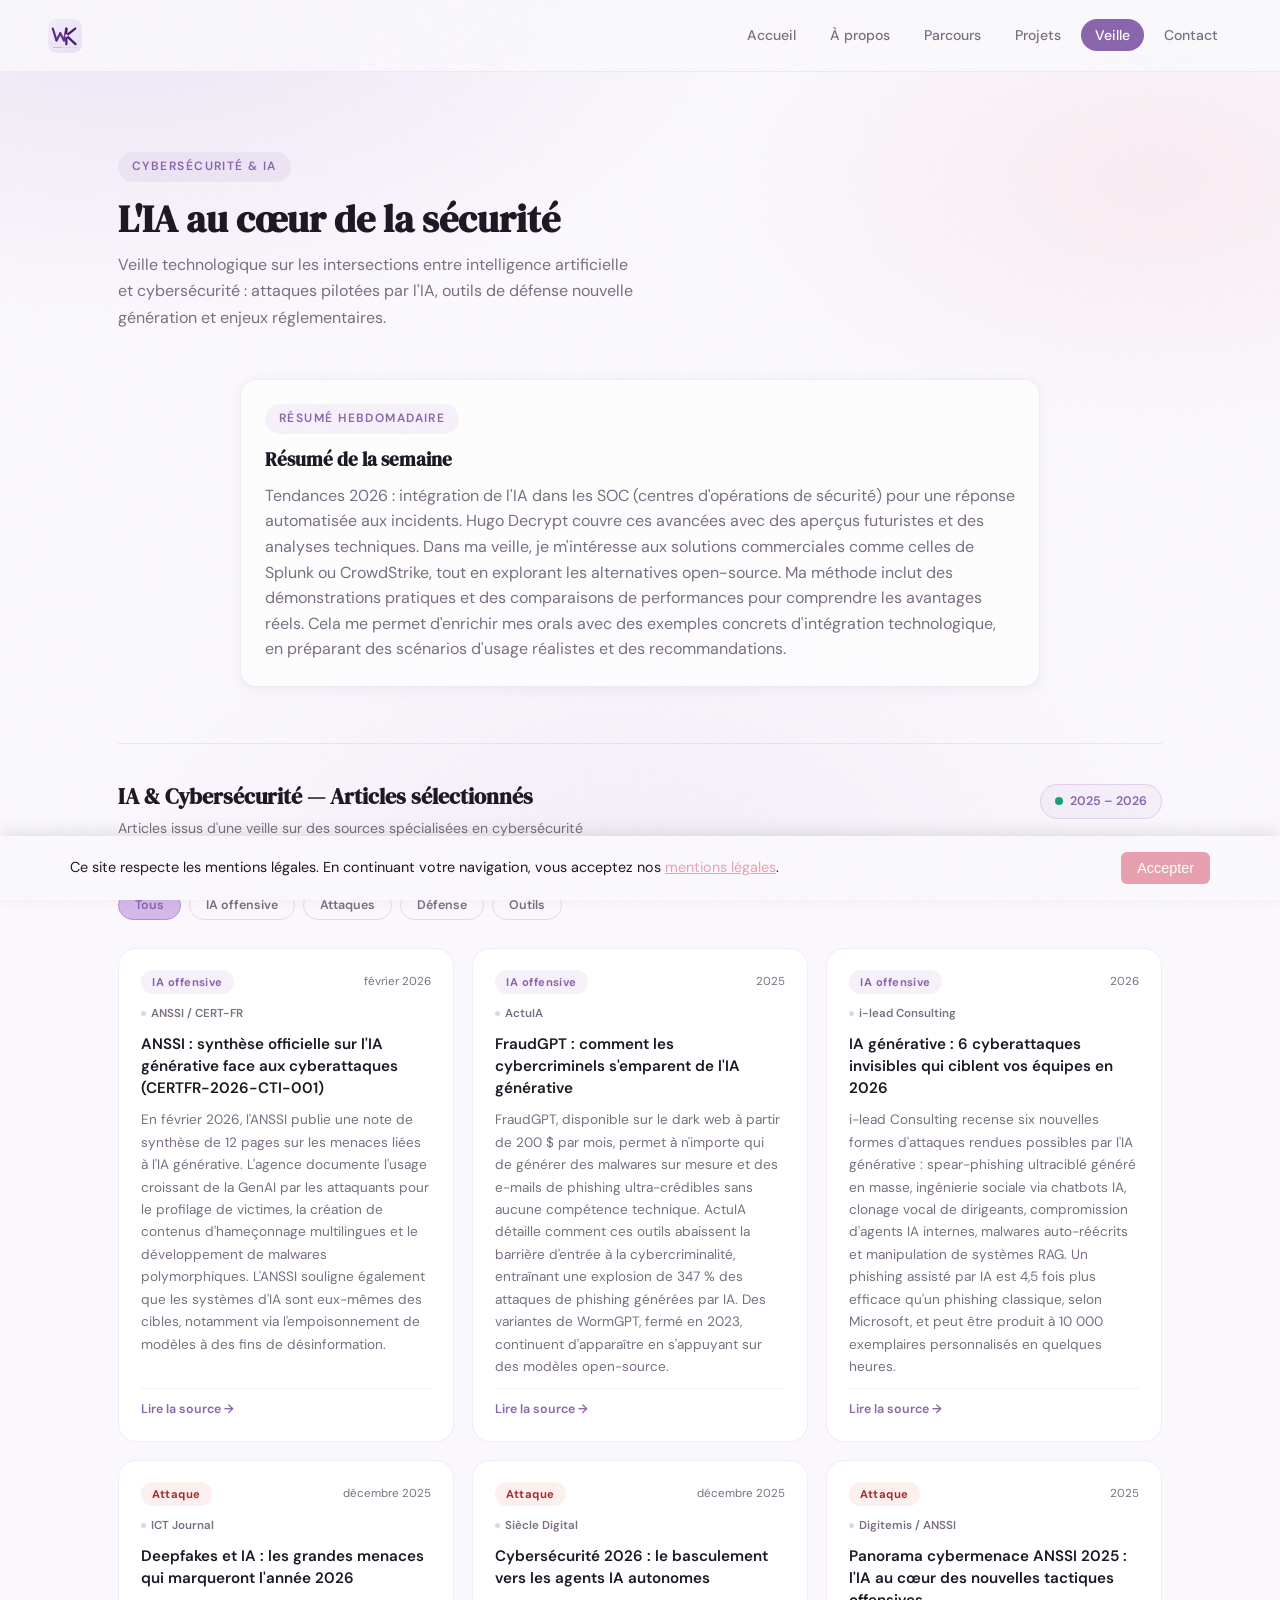
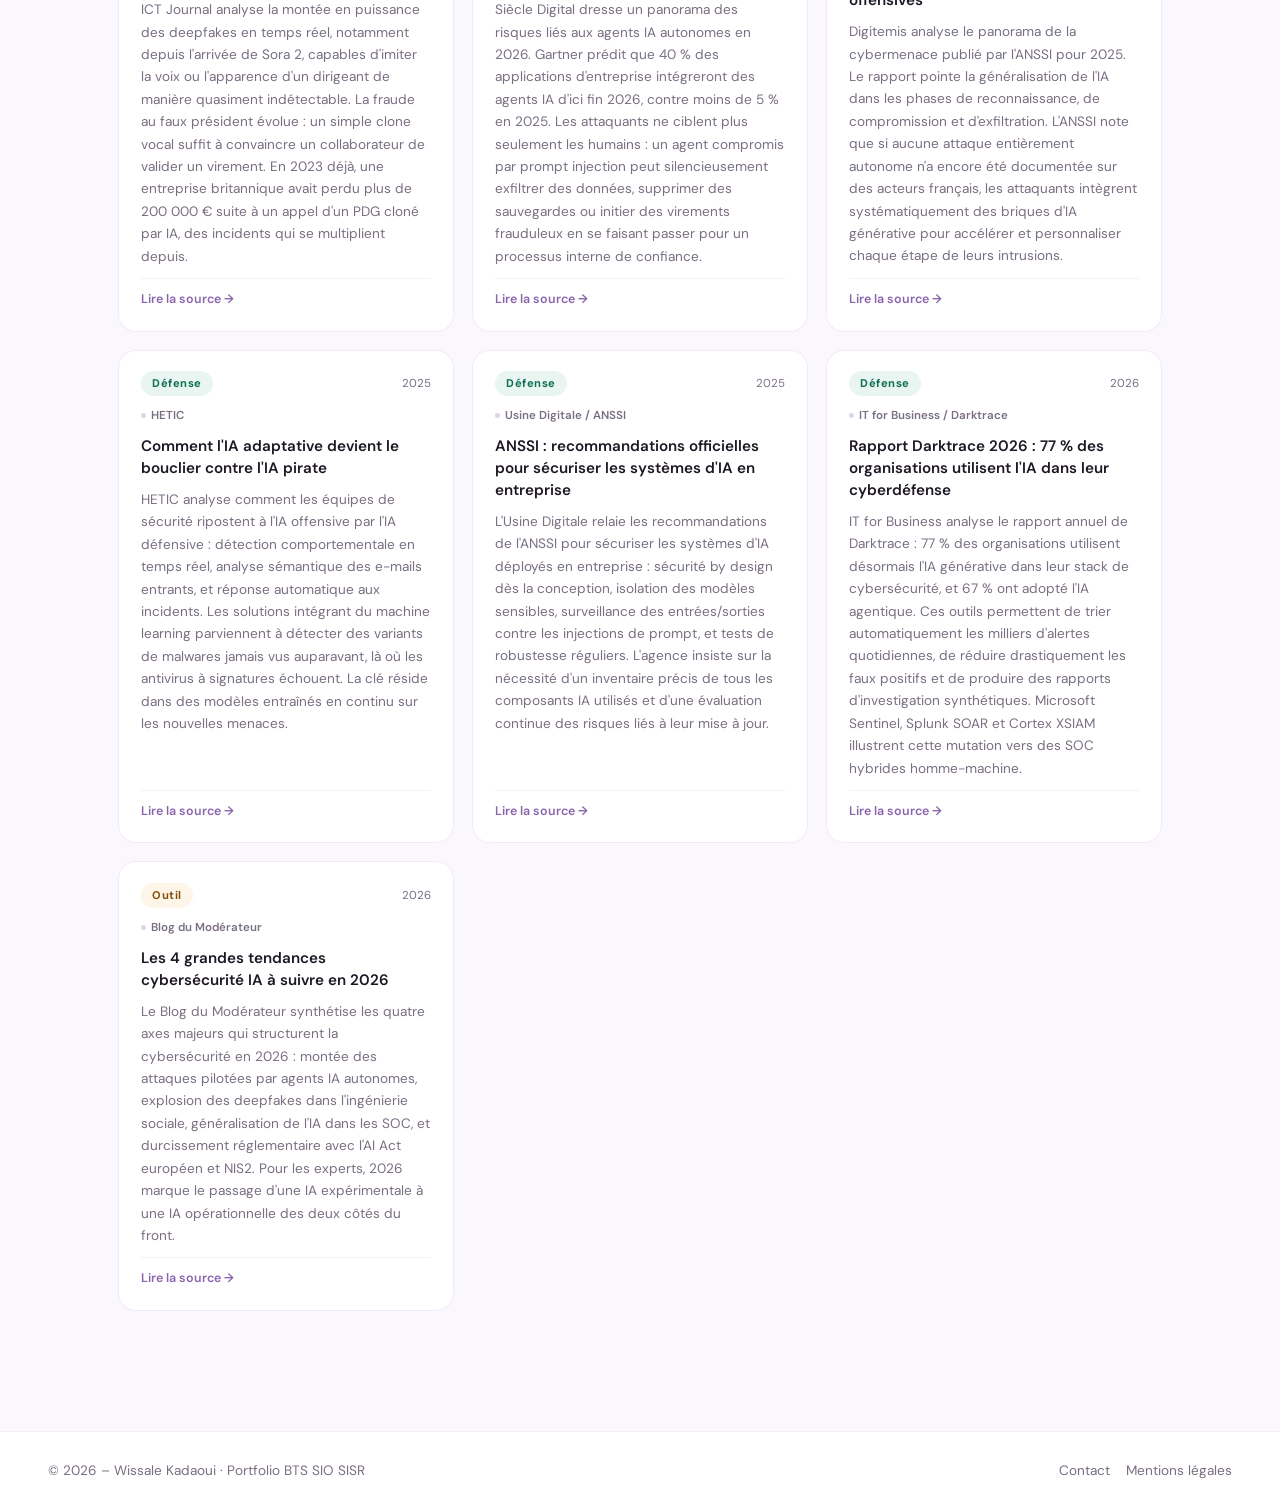
<file: veille.html>
<!DOCTYPE html>
<html lang="fr">
<head>
  <meta charset="UTF-8">
  <meta name="viewport" content="width=device-width, initial-scale=1.0">
  <title>Veille – Cybersécurité & IA · Wissale Kadaoui</title>
  <link rel="preconnect" href="https://fonts.googleapis.com">
  <link rel="preconnect" href="https://fonts.gstatic.com" crossorigin>
  <link href="https://fonts.googleapis.com/css2?family=DM+Serif+Display:ital@0;1&family=DM+Sans:wght@300;400;500;600&display=swap" rel="stylesheet">
  <link rel="icon" href="favicon.svg" type="image/svg+xml">
  <link rel="stylesheet" href="style.css">
  <link rel="stylesheet" href="veille.css">
</head>
<body>

  <div class="mesh-bg"></div>

  <header>
    <nav class="navbar">
      <div class="logo"><img src="favicon.svg" alt="" width="34" height="34"></div>
      <ul class="nav-links">
        <li><a href="index.html">Accueil</a></li>
        <li><a href="about.html">À propos</a></li>
        <li><a href="parcours.html">Parcours</a></li>
        <li><a href="projets.html">Projets</a></li>
        <li><a class="active" href="veille.html">Veille</a></li>
        <li><a href="contact.html">Contact</a></li>
      </ul>
      <button class="hamburger" aria-label="Menu">
        <span></span><span></span><span></span>
      </button>
    </nav>
  </header>

  <main class="veille-container">

    <!-- En-tête -->
    <div class="section-header fade-in">
      <span class="section-tag">Cybersécurité & IA</span>
      <h2>L'IA au cœur de la sécurité</h2>
      <p>Veille technologique sur les intersections entre intelligence artificielle et cybersécurité : attaques pilotées par l'IA, outils de défense nouvelle génération et enjeux réglementaires.</p>
    </div>

    <!-- Résumé hebdomadaire -->
    <div class="veille-summary fade-in">
      <div class="veille-summary-card">
        <span class="section-tag">Résumé hebdomadaire</span>
        <h3>Résumé de la semaine</h3>
        <p id="weekly-summary">Chargement du résumé...</p>
      </div>
    </div>

    <!-- Articles de veille -->
    <div class="veille-auto-section fade-in">

      <div class="veille-auto-header">
        <div class="veille-auto-title-block">
          <h3>IA &amp; Cybersécurité — Articles sélectionnés</h3>
          <p>Articles issus d'une veille sur des sources spécialisées en cybersécurité et intelligence artificielle.</p>
        </div>
        <div class="veille-live-badge">
          <div class="live-dot"></div>
          <span>2025 – 2026</span>
        </div>
      </div>

      <div class="veille-filters">
        <button class="veille-filter-btn active" data-cat="tous">Tous</button>
        <button class="veille-filter-btn" data-cat="ia">IA offensive</button>
        <button class="veille-filter-btn" data-cat="attaque">Attaques</button>
        <button class="veille-filter-btn" data-cat="defense">Défense</button>
        <button class="veille-filter-btn" data-cat="outil">Outils</button>
      </div>

      <div class="veille-auto-grid" id="veilleGrid"></div>
    </div>

  </main>

  <footer>
    <p>© <span id="year"></span> – Wissale Kadaoui · Portfolio BTS SIO SISR</p>
    <div class="footer-links">
      <a href="contact.html">Contact</a>
      <a href="legal.html">Mentions légales</a>
    </div>
  </footer>

  <div id="legal-banner" class="legal-banner">
    <div class="banner-content">
      <p>Ce site respecte les mentions légales. En continuant votre navigation, vous acceptez nos <a href="legal.html" target="_blank">mentions légales</a>.</p>
      <button id="accept-legal">Accepter</button>
    </div>
  </div>

  <script src="script.js"></script>
  <script src="veille.js"></script>
</body>
</html>
</file>
<file: style.css>
/* ============================================
   PORTFOLIO – WISSALE KADAOUI
   Style global unifié — tech girly refined
   ============================================ */

@import url('https://fonts.googleapis.com/css2?family=DM+Serif+Display:ital@0;1&family=DM+Sans:wght@300;400;500;600&display=swap');

/* ── VARIABLES ─────────────────────────────── */
:root {
  --bg:          #faf8fc;
  --bg2:         #f3eef8;
  --primary:     #b48ecf;
  --primary-light: #d4b8e8;
  --primary-dark: #8a65ad;
  --accent:      #e8a0b0;
  --accent-light: #f5d0da;
  --text:        #1e1825;
  --muted:       #7a6e82;
  --white:       #ffffff;
  --card-bg:     rgba(255,255,255,0.72);
  --shadow-sm:   0 2px 12px rgba(138,101,173,0.10);
  --shadow-md:   0 8px 32px rgba(138,101,173,0.14);
  --shadow-lg:   0 20px 60px rgba(138,101,173,0.18);
  --radius:      16px;
  --radius-sm:   10px;
  --nav-h:       72px;
}

/* ── RESET & BASE ───────────────────────────── */
*, *::before, *::after {
  margin: 0; padding: 0;
  box-sizing: border-box;
}

html { scroll-behavior: smooth; }

body {
  font-family: 'DM Sans', sans-serif;
  background: var(--bg);
  color: var(--text);
  line-height: 1.65;
  opacity: 0;
  transition: opacity 0.5s ease;
  overflow-x: hidden;
}

body.page-loaded { opacity: 1; }

h1, h2, h3 {
  font-family: 'DM Serif Display', serif;
  line-height: 1.2;
}

a { text-decoration: none; color: inherit; }
img { display: block; max-width: 100%; }

/* ── GRAIN OVERLAY ──────────────────────────── */
body::after {
  content: '';
  position: fixed;
  inset: 0;
  background-image: url("data:image/svg+xml,%3Csvg viewBox='0 0 200 200' xmlns='http://www.w3.org/2000/svg'%3E%3Cfilter id='n'%3E%3CfeTurbulence type='fractalNoise' baseFrequency='0.85' numOctaves='4' stitchTiles='stitch'/%3E%3C/filter%3E%3Crect width='100%25' height='100%25' filter='url(%23n)' opacity='0.03'/%3E%3C/svg%3E");
  pointer-events: none;
  z-index: 9999;
  opacity: 0.4;
}

/* ── MESH BACKGROUND ────────────────────────── */
.mesh-bg {
  position: fixed;
  inset: 0;
  z-index: -1;
  background:
    radial-gradient(ellipse 80% 60% at 10% 0%, rgba(180,142,207,0.18) 0%, transparent 60%),
    radial-gradient(ellipse 60% 50% at 90% 20%, rgba(232,160,176,0.14) 0%, transparent 55%),
    radial-gradient(ellipse 70% 70% at 50% 100%, rgba(180,142,207,0.10) 0%, transparent 60%),
    var(--bg);
  animation: meshShift 20s ease-in-out infinite alternate;
}

@keyframes meshShift {
  0%   { filter: hue-rotate(0deg);   }
  100% { filter: hue-rotate(15deg);  }
}

/* ── NAVBAR ─────────────────────────────────── */
.navbar {
  position: sticky;
  top: 0;
  z-index: 100;
  height: var(--nav-h);
  display: flex;
  justify-content: space-between;
  align-items: center;
  padding: 0 48px;
  background: rgba(250,248,252,0.85);
  backdrop-filter: blur(16px);
  -webkit-backdrop-filter: blur(16px);
  border-bottom: 1px solid rgba(180,142,207,0.15);
}

.navbar .logo {
  font-family: 'DM Serif Display', serif;
  font-size: 1.2rem;
  color: var(--primary-dark);
  letter-spacing: -0.01em;
}

.navbar .logo span { color: var(--accent); }

.nav-links {
  display: flex;
  list-style: none;
  gap: 6px;
}

.nav-links a {
  padding: 7px 14px;
  border-radius: 999px;
  font-size: 0.88rem;
  font-weight: 500;
  color: var(--muted);
  transition: all 0.25s ease;
}

.nav-links a:hover {
  color: var(--primary-dark);
  background: rgba(180,142,207,0.10);
}

.nav-links a.active {
  color: var(--white);
  background: var(--primary-dark);
}

/* ── HAMBURGER (mobile) ─────────────────────── */
.hamburger {
  display: none;
  flex-direction: column;
  gap: 5px;
  cursor: pointer;
  background: none;
  border: none;
  padding: 6px;
}

.hamburger span {
  display: block;
  width: 22px;
  height: 2px;
  background: var(--primary-dark);
  border-radius: 2px;
  transition: all 0.3s ease;
}

/* ── BUTTONS ─────────────────────────────────── */
.btn {
  display: inline-flex;
  align-items: center;
  gap: 8px;
  padding: 12px 26px;
  border-radius: 999px;
  font-family: 'DM Sans', sans-serif;
  font-weight: 600;
  font-size: 0.92rem;
  cursor: pointer;
  transition: all 0.25s ease;
  border: none;
}

.btn.primary {
  background: var(--primary-dark);
  color: var(--white);
  box-shadow: 0 4px 18px rgba(138,101,173,0.28);
}

.btn.primary:hover {
  background: var(--text);
  transform: translateY(-2px);
  box-shadow: 0 8px 28px rgba(138,101,173,0.32);
}

.btn.outline {
  background: var(--white);
  color: var(--primary-dark);
  border: 1.5px solid rgba(180,142,207,0.45);
}

.btn.outline:hover {
  border-color: var(--primary-dark);
  transform: translateY(-2px);
  box-shadow: var(--shadow-sm);
}

.btn[aria-disabled="true"] {
  opacity: 0.42;
  cursor: not-allowed;
  pointer-events: none;
}

/* ── SECTION TITLES ─────────────────────────── */
.section-header {
  margin-bottom: 48px;
}

.section-tag {
  display: inline-block;
  font-size: 0.75rem;
  font-weight: 600;
  letter-spacing: 0.12em;
  text-transform: uppercase;
  color: var(--primary-dark);
  background: rgba(180,142,207,0.12);
  padding: 5px 14px;
  border-radius: 999px;
  margin-bottom: 14px;
}

.section-header h2 {
  font-size: clamp(1.8rem, 3vw, 2.4rem);
  color: var(--text);
}

.section-header p {
  color: var(--muted);
  margin-top: 10px;
  max-width: 520px;
}

/* ── HERO ────────────────────────────────────── */
.hero {
  min-height: calc(100vh - var(--nav-h));
  display: flex;
  align-items: center;
  padding: 60px 48px;
  max-width: 1140px;
  margin: 0 auto;
}

.hero-grid {
  display: grid;
  grid-template-columns: 1fr 380px;
  gap: 60px;
  align-items: center;
  width: 100%;
}

.hero-eyebrow {
  display: inline-flex;
  align-items: center;
  gap: 8px;
  font-size: 0.8rem;
  font-weight: 600;
  letter-spacing: 0.1em;
  text-transform: uppercase;
  color: var(--primary-dark);
  background: rgba(180,142,207,0.12);
  padding: 6px 16px;
  border-radius: 999px;
  margin-bottom: 20px;
}

.hero-eyebrow::before {
  content: '';
  width: 6px; height: 6px;
  border-radius: 50%;
  background: var(--accent);
}

.hero-text h1 {
  font-size: clamp(2.4rem, 5vw, 3.8rem);
  margin-bottom: 18px;
  letter-spacing: -0.02em;
}

.hero-text h1 .accent { color: var(--primary); }
.hero-text h1 .accent-2 { color: var(--accent); }

.hero-text p {
  color: var(--muted);
  font-size: 1.1rem;
  margin-bottom: 32px;
  max-width: 420px;
}

.cta-row {
  display: flex;
  gap: 12px;
  flex-wrap: wrap;
}

/* Hero image */
.hero-visual {
  position: relative;
}

.hero-visual::before {
  content: '';
  position: absolute;
  inset: -12px;
  background: conic-gradient(from 0deg, var(--primary-light), var(--accent-light), var(--primary-light));
  border-radius: 50%;
  animation: spin 12s linear infinite;
  z-index: 0;
  opacity: 0.5;
}

@keyframes spin {
  to { transform: rotate(360deg); }
}

.hero-visual img {
  position: relative;
  z-index: 1;
  width: 100%;
  aspect-ratio: 1;
  object-fit: cover;
  border-radius: 50%;
  border: 4px solid var(--white);
  box-shadow: var(--shadow-lg);
  animation: float 5s ease-in-out infinite;
}

@keyframes float {
  0%, 100% { transform: translateY(0px); }
  50%       { transform: translateY(-12px); }
}

/* Floating badges */
.hero-badges {
  position: absolute;
  inset: 0;
  pointer-events: none;
  z-index: 2;
}

.h-badge {
  position: absolute;
  display: flex;
  align-items: center;
  gap: 6px;
  background: var(--white);
  border-radius: 999px;
  padding: 8px 16px;
  font-size: 0.78rem;
  font-weight: 600;
  color: var(--primary-dark);
  box-shadow: var(--shadow-md);
  white-space: nowrap;
  animation: float 5s ease-in-out infinite;
}

.h-badge:nth-child(1) { top: 12%; left: -18%; animation-delay: 0s; }
.h-badge:nth-child(2) { bottom: 18%; right: -14%; animation-delay: 1.5s; }
.h-badge:nth-child(3) { bottom: 5%; left: -12%; animation-delay: 0.8s; }

/* ── PROJECTS SECTION ───────────────────────── */
.projects-section {
  padding: 80px 48px;
  max-width: 1140px;
  margin: 0 auto;
}

.cards-grid {
  display: grid;
  grid-template-columns: repeat(auto-fit, minmax(280px, 1fr));
  gap: 24px;
}

.card {
  background: var(--card-bg);
  border-radius: var(--radius);
  padding: 28px;
  border: 1px solid rgba(180,142,207,0.18);
  box-shadow: var(--shadow-sm);
  transition: all 0.3s ease;
  position: relative;
  overflow: hidden;
}

.card::before {
  content: '';
  position: absolute;
  top: 0; left: 0; right: 0;
  height: 3px;
  background: linear-gradient(90deg, var(--primary), var(--accent));
  transform: scaleX(0);
  transform-origin: left;
  transition: transform 0.35s ease;
}

.card:hover {
  transform: translateY(-6px);
  box-shadow: var(--shadow-md);
  border-color: rgba(180,142,207,0.35);
}

.card:hover::before { transform: scaleX(1); }

.card-icon {
  width: 44px; height: 44px;
  border-radius: 12px;
  background: linear-gradient(135deg, var(--primary-light), var(--accent-light));
  display: flex; align-items: center; justify-content: center;
  font-size: 1.3rem;
  margin-bottom: 16px;
}

.card h3 {
  font-size: 1.1rem;
  margin-bottom: 10px;
  color: var(--text);
}

.card p {
  color: var(--muted);
  font-size: 0.9rem;
  margin-bottom: 16px;
}

.card-tags {
  display: flex;
  flex-wrap: wrap;
  gap: 6px;
  margin-bottom: 18px;
}

.tag {
  font-size: 0.72rem;
  font-weight: 600;
  padding: 4px 11px;
  border-radius: 999px;
  background: rgba(180,142,207,0.12);
  color: var(--primary-dark);
}

/* ── ABOUT PAGE ─────────────────────────────── */
.about-container {
  max-width: 1140px;
  margin: 0 auto;
  padding: 80px 48px;
}

.about-hero {
  display: grid;
  grid-template-columns: 300px 1fr;
  gap: 72px;
  align-items: center;
  margin-bottom: 60px;
}

.about-photo img {
  width: 100%;
  aspect-ratio: 3/4;
  object-fit: cover;
  object-position: center top;
  border-radius: 28px;
  box-shadow: 0 24px 64px rgba(109, 40, 217, 0.18), 0 4px 16px rgba(0,0,0,0.10);
  border: 3px solid rgba(255,255,255,0.8);
  display: block;
}

.about-text h2 {
  font-size: clamp(1.8rem, 3vw, 2.6rem);
  margin-bottom: 20px;
}

.about-text p {
  color: var(--muted);
  margin-bottom: 14px;
}

.about-info {
  display: grid;
  grid-template-columns: repeat(auto-fit, minmax(220px, 1fr));
  gap: 20px;
  margin-top: 40px;
}

.about-info-card {
  background: var(--card-bg);
  border-radius: var(--radius);
  padding: 22px 24px;
  border: 1px solid rgba(180,142,207,0.18);
  box-shadow: var(--shadow-sm);
}

.about-info-card .info-icon {
  font-size: 1.5rem;
  margin-bottom: 10px;
}

.about-info-card h4 {
  font-size: 0.78rem;
  font-weight: 600;
  text-transform: uppercase;
  letter-spacing: 0.08em;
  color: var(--primary-dark);
  margin-bottom: 6px;
}

.about-info-card p { color: var(--muted); font-size: 0.9rem; }

/* ── LEGAL PAGE ──────────────────────────── */
.legal-container {
  max-width: 1140px;
  margin: 0 auto;
  padding: 80px 48px;
}

.legal-content h2 {
  font-size: clamp(1.8rem, 3vw, 2.6rem);
  margin-bottom: 20px;
}

.legal-content h3 {
  margin-top: 30px;
  margin-bottom: 10px;
  font-size: 1.2rem;
  font-weight: 600;
}

.legal-content p {
  color: var(--muted);
  margin-bottom: 14px;
  line-height: 1.6;
}

/* ── PARCOURS PAGE ──────────────────────────── */
.parcours-container {
  max-width: 1140px;
  margin: 0 auto;
  padding: 80px 48px;
}

.parcours-head {
  margin-bottom: 56px;
}

.timeline {
  position: relative;
  padding-left: 36px;
}

.timeline::before {
  content: '';
  position: absolute;
  left: 6px; top: 0; bottom: 0;
  width: 2px;
  background: linear-gradient(to bottom, var(--primary-light), var(--accent-light));
  border-radius: 2px;
}

.timeline-item {
  position: relative;
  margin-bottom: 36px;
}

.timeline-item::before {
  content: '';
  position: absolute;
  left: -32px; top: 14px;
  width: 14px; height: 14px;
  border-radius: 50%;
  background: var(--white);
  border: 3px solid var(--primary);
  box-shadow: 0 0 0 4px rgba(180,142,207,0.2);
}

.timeline-date {
  font-size: 0.8rem;
  font-weight: 600;
  color: var(--primary-dark);
  letter-spacing: 0.05em;
  text-transform: uppercase;
  margin-bottom: 8px;
}

.timeline-content {
  background: var(--card-bg);
  border-radius: var(--radius);
  padding: 22px 26px;
  border: 1px solid rgba(180,142,207,0.18);
  box-shadow: var(--shadow-sm);
  transition: all 0.3s ease;
}

.timeline-content:hover {
  transform: translateX(6px);
  box-shadow: var(--shadow-md);
}

.timeline-content h3 {
  font-size: 1.1rem;
  margin-bottom: 8px;
}

.timeline-content p {
  color: var(--muted);
  font-size: 0.9rem;
  margin-bottom: 6px;
}

/* ── COMPETENCES PAGE ───────────────────────── */
.skills-container {
  max-width: 1140px;
  margin: 0 auto;
  padding: 80px 48px;
}

.skills-grid {
  display: grid;
  grid-template-columns: repeat(auto-fit, minmax(300px, 1fr));
  gap: 24px;
}

.skill-card {
  background: var(--card-bg);
  border-radius: var(--radius);
  padding: 28px;
  border: 1px solid rgba(180,142,207,0.18);
  box-shadow: var(--shadow-sm);
}

.skill-card-header {
  display: flex;
  align-items: center;
  gap: 14px;
  margin-bottom: 22px;
}

.skill-icon {
  width: 44px; height: 44px;
  border-radius: 12px;
  background: linear-gradient(135deg, var(--primary-light), var(--accent-light));
  display: flex; align-items: center; justify-content: center;
  font-size: 1.25rem;
}

.skill-card-header h3 {
  font-size: 1rem;
  color: var(--text);
}

.badges { display: flex; flex-wrap: wrap; gap: 8px; }

.badge {
  font-size: 0.78rem;
  font-weight: 500;
  padding: 6px 14px;
  border-radius: 999px;
  background: rgba(180,142,207,0.10);
  color: var(--primary-dark);
  border: 1px solid rgba(180,142,207,0.22);
  transition: all 0.2s ease;
}

.badge:hover {
  background: var(--primary-dark);
  color: var(--white);
  transform: translateY(-2px);
}

/* ── PROJETS GRID (page épreuves) ───────────── */
.projets-grid {
  display: grid;
  grid-template-columns: repeat(auto-fit, minmax(320px, 1fr));
  gap: 24px;
}

.projet-card {
  background: var(--card-bg);
  border-radius: var(--radius);
  padding: 28px;
  border: 1px solid rgba(180,142,207,0.18);
  box-shadow: var(--shadow-sm);
  display: flex;
  flex-direction: column;
  transition: all 0.3s ease;
  position: relative;
  overflow: hidden;
}

.projet-card::before {
  content: '';
  position: absolute;
  top: 0; left: 0; right: 0;
  height: 3px;
  background: linear-gradient(90deg, var(--primary), var(--accent));
  transform: scaleX(0);
  transform-origin: left;
  transition: transform 0.35s ease;
}

.projet-card:hover {
  transform: translateY(-6px);
  box-shadow: var(--shadow-md);
  border-color: rgba(180,142,207,0.35);
}

.projet-card:hover::before { transform: scaleX(1); }

.projet-card-top {
  display: flex;
  justify-content: space-between;
  align-items: flex-start;
  margin-bottom: 16px;
}

.projet-icon {
  width: 44px; height: 44px;
  border-radius: 12px;
  background: linear-gradient(135deg, var(--primary-light), var(--accent-light));
  display: flex; align-items: center; justify-content: center;
  font-size: 1.3rem;
}

.projet-num {
  font-family: 'DM Serif Display', serif;
  font-size: 1.4rem;
  color: var(--primary-light);
  line-height: 1;
}

.projet-card h3 {
  font-size: 1.05rem;
  margin-bottom: 10px;
  color: var(--text);
}

.projet-card > p {
  color: var(--muted);
  font-size: 0.88rem;
  line-height: 1.65;
  margin-bottom: 18px;
  flex: 1;
}

.synthese-section {
  margin-bottom: 32px;
}

.synthese-card {
  background: var(--card-bg);
  border-radius: var(--radius);
  border: 1px solid rgba(180,142,207,0.18);
  box-shadow: var(--shadow-sm);
  padding: 28px;
  max-width: 1140px;
  margin: 0 auto 32px;
}

.synthese-card h3 {
  font-size: 1.45rem;
  margin: 14px 0 16px;
}

.synthese-card--small {
  max-width: 760px;
  padding: 22px;
}

.synthese-summary {
  display: grid;
  grid-template-columns: repeat(auto-fit, minmax(180px, 1fr));
  gap: 14px;
  margin-top: 18px;
}

.synthese-summary div {
  background: rgba(180,142,207,0.08);
  border-radius: 16px;
  padding: 14px 16px;
}

.synthese-summary strong {
  display: block;
  font-size: 0.78rem;
  color: var(--primary-dark);
  text-transform: uppercase;
  letter-spacing: 0.08em;
  margin-bottom: 8px;
}

.synthese-summary p {
  margin: 0;
  color: var(--text);
  font-size: 0.92rem;
  line-height: 1.5;
}

.synthese-summary a {
  color: var(--accent);
  text-decoration: underline;
}

.synthese-summary a:hover {
  color: var(--primary-dark);
}

.projet-competences {
  margin-bottom: 10px;
}

.competence-label {
  display: block;
  font-size: 0.72rem;
  font-weight: 600;
  text-transform: uppercase;
  letter-spacing: 0.08em;
  color: var(--primary-dark);
  margin-bottom: 8px;
}

.tag-tech {
  background: rgba(232,160,176,0.12) !important;
  color: #9e5a6e !important;
  border-color: rgba(232,160,176,0.3) !important;
}


.epreuves-container {
  max-width: 1140px;
  margin: 0 auto;
  padding: 80px 48px;
}

/* Bloc d'explication d'une épreuve */
.epreuve-block {
  margin-bottom: 60px;
}

.epreuve-block-header {
  display: flex;
  align-items: center;
  gap: 20px;
  margin-bottom: 16px;
}

.epreuve-big-num {
  font-family: 'DM Serif Display', serif;
  font-size: 3.5rem;
  line-height: 1;
  background: linear-gradient(135deg, var(--primary), var(--accent));
  -webkit-background-clip: text;
  -webkit-text-fill-color: transparent;
  background-clip: text;
  min-width: 70px;
}

.epreuve-block-header-text h2 {
  font-size: 1.35rem;
  margin-bottom: 4px;
}

.epreuve-block-header-text .epreuve-subtitle {
  font-size: 0.82rem;
  color: var(--muted);
  font-weight: 500;
}

.epreuve-desc {
  background: linear-gradient(135deg, rgba(180,142,207,0.07), rgba(232,160,176,0.07));
  border-left: 3px solid var(--primary);
  border-radius: 0 var(--radius-sm) var(--radius-sm) 0;
  padding: 18px 22px;
  margin-bottom: 24px;
  font-size: 0.93rem;
  color: var(--muted);
  line-height: 1.7;
}

.epreuve-desc strong { color: var(--text); }

/* Divider entre blocs */
.epreuve-divider {
  border: none;
  border-top: 1px dashed rgba(180,142,207,0.3);
  margin: 48px 0;
}

/* Sous-titre "Mes situations / Mes projets" */
.epreuve-sub-title {
  font-family: 'DM Serif Display', serif;
  font-size: 1.05rem;
  color: var(--primary-dark);
  margin-bottom: 18px;
  display: flex;
  align-items: center;
  gap: 10px;
}

.epreuve-sub-title::after {
  content: '';
  flex: 1;
  height: 1px;
  background: rgba(180,142,207,0.25);
}

/* Cartes projet/situation */
.epreuve-card {
  background: var(--card-bg);
  border-radius: var(--radius);
  padding: 28px 32px;
  border: 1px solid rgba(180,142,207,0.18);
  box-shadow: var(--shadow-sm);
  margin-bottom: 18px;
  display: grid;
  grid-template-columns: auto 1fr auto;
  gap: 24px;
  align-items: start;
  transition: all 0.3s ease;
}

.epreuve-card:hover {
  transform: translateY(-4px);
  box-shadow: var(--shadow-md);
  border-color: rgba(180,142,207,0.35);
}

.epreuve-num {
  font-family: 'DM Serif Display', serif;
  font-size: 2.4rem;
  color: var(--primary-light);
  line-height: 1;
  min-width: 56px;
}

.epreuve-body h3 { font-size: 1.05rem; margin-bottom: 8px; }
.epreuve-body p  { color: var(--muted); font-size: 0.88rem; line-height: 1.6; margin-bottom: 6px; }

/* Situation card (E4) */
.situation-card {
  background: var(--card-bg);
  border-radius: var(--radius);
  padding: 22px 26px;
  border: 1px solid rgba(180,142,207,0.18);
  box-shadow: var(--shadow-sm);
  margin-bottom: 16px;
  transition: all 0.3s ease;
}

.situation-card:hover {
  transform: translateX(6px);
  border-color: rgba(180,142,207,0.35);
  box-shadow: var(--shadow-md);
}

.situation-card-header {
  display: flex;
  align-items: center;
  gap: 14px;
  margin-bottom: 10px;
}

.situation-num {
  display: inline-flex;
  align-items: center;
  justify-content: center;
  width: 30px; height: 30px;
  border-radius: 50%;
  background: linear-gradient(135deg, var(--primary-light), var(--accent-light));
  font-size: 0.78rem;
  font-weight: 700;
  color: var(--primary-dark);
  flex-shrink: 0;
}

.situation-card-header h3 { font-size: 0.98rem; }
.situation-card p { color: var(--muted); font-size: 0.87rem; line-height: 1.6; }

@media (max-width: 960px) {
  .epreuve-card { grid-template-columns: 1fr; }
  .epreuve-num  { font-size: 1.6rem; }
}

/* ── VEILLE PAGE ────────────────────────────── */
.veille-container {
  max-width: 1140px;
  margin: 0 auto;
  padding: 80px 48px;
}

.veille-grid {
  display: grid;
  grid-template-columns: repeat(auto-fit, minmax(300px, 1fr));
  gap: 24px;
}

.veille-card {
  background: var(--card-bg);
  border-radius: var(--radius);
  padding: 28px;
  border: 1px solid rgba(180,142,207,0.18);
  box-shadow: var(--shadow-sm);
  transition: all 0.3s ease;
}

.veille-card:hover {
  transform: translateY(-5px);
  box-shadow: var(--shadow-md);
}

.veille-card-top {
  display: flex;
  justify-content: space-between;
  align-items: flex-start;
  margin-bottom: 14px;
}

.veille-icon {
  width: 42px; height: 42px;
  border-radius: 12px;
  background: linear-gradient(135deg, var(--primary-light), var(--accent-light));
  display: flex; align-items: center; justify-content: center;
  font-size: 1.2rem;
}

.veille-date {
  font-size: 0.75rem;
  color: var(--muted);
}

.veille-card h3 { font-size: 1rem; margin-bottom: 8px; }
.veille-card p  { color: var(--muted); font-size: 0.88rem; }

/* ── CONTACT PAGE ───────────────────────────── */
.contact-section {
  max-width: 1140px;
  margin: 0 auto;
  padding: 80px 48px;
}

.contact-centered {
  display: flex;
  align-items: center;
  justify-content: center;
  min-height: calc(100vh - var(--nav-h) - 120px);
}

.contact-hero {
  display: flex;
  flex-direction: column;
  align-items: center;
  text-align: center;
  max-width: 560px;
  width: 100%;
}

.contact-hero-icon {
  width: 80px; height: 80px;
  border-radius: 24px;
  background: linear-gradient(135deg, var(--primary-light), var(--accent-light));
  display: flex; align-items: center; justify-content: center;
  color: var(--primary-dark);
  margin-bottom: 24px;
  box-shadow: var(--shadow-md);
}

.contact-hero .section-tag { margin-bottom: 16px; }

.contact-hero h2 {
  font-size: clamp(2rem, 4vw, 2.8rem);
  margin-bottom: 14px;
  color: var(--text);
}

.contact-hero > p {
  color: var(--muted);
  font-size: 1.05rem;
  line-height: 1.7;
  margin-bottom: 40px;
}

.contact-email-card {
  display: flex;
  flex-direction: column;
  align-items: center;
  gap: 6px;
  width: 100%;
  background: var(--card-bg);
  border: 1.5px solid rgba(180,142,207,0.28);
  border-radius: var(--radius);
  padding: 32px 36px;
  box-shadow: var(--shadow-md);
  text-decoration: none;
  transition: all 0.3s ease;
  margin-bottom: 32px;
  position: relative;
  overflow: hidden;
}

.contact-email-card::before {
  content: '';
  position: absolute;
  inset: 0;
  background: linear-gradient(135deg, rgba(180,142,207,0.06), rgba(232,160,176,0.06));
  opacity: 0;
  transition: opacity 0.3s ease;
}

.contact-email-card:hover {
  transform: translateY(-5px);
  box-shadow: var(--shadow-lg);
  border-color: var(--primary);
}

.contact-email-card:hover::before { opacity: 1; }

.email-label {
  font-size: 0.75rem;
  font-weight: 600;
  text-transform: uppercase;
  letter-spacing: 0.1em;
  color: var(--primary-dark);
}

.email-address {
  font-family: 'DM Serif Display', serif;
  font-size: clamp(1.1rem, 2.5vw, 1.4rem);
  color: var(--text);
  letter-spacing: -0.01em;
}

.email-cta {
  display: inline-flex;
  align-items: center;
  gap: 6px;
  margin-top: 12px;
  padding: 10px 24px;
  background: var(--primary-dark);
  color: var(--white);
  border-radius: 999px;
  font-size: 0.88rem;
  font-weight: 600;
  transition: all 0.25s ease;
}

.contact-email-card:hover .email-cta {
  background: var(--text);
  gap: 10px;
}


/* ── FOOTER ─────────────────────────────────── */
footer {
  margin-top: 40px;
  padding: 28px 48px;
  background: var(--white);
  border-top: 1px solid rgba(180,142,207,0.15);
  display: flex;
  justify-content: space-between;
  align-items: center;
  flex-wrap: wrap;
  gap: 12px;
}

footer p {
  font-size: 0.85rem;
  color: var(--muted);
}

.footer-links {
  display: flex;
  gap: 16px;
}

.footer-links a {
  font-size: 0.85rem;
  color: var(--muted);
  transition: color 0.2s;
}

.footer-links a:hover { color: var(--primary-dark); }

/* ── FADE-IN SCROLL ANIMATION ───────────────── */
.fade-in {
  opacity: 0;
  transform: translateY(28px);
  transition: opacity 0.7s ease, transform 0.7s ease;
}

.fade-in.visible {
  opacity: 1;
  transform: translateY(0);
}

.fade-in.delay-1 { transition-delay: 0.15s; }
.fade-in.delay-2 { transition-delay: 0.3s;  }
.fade-in.delay-3 { transition-delay: 0.45s; }

/* ── HERO fade-slide ───────────────────────── */
.fade-slide {
  opacity: 0;
  transform: translateY(22px);
  animation: fadeSlideUp 0.8s forwards;
}
.fade-slide.delay-1 { animation-delay: 0.25s; }
.fade-slide.delay-2 { animation-delay: 0.5s; }
.fade-slide.delay-3 { animation-delay: 0.75s; }

@keyframes fadeSlideUp {
  to { opacity: 1; transform: translateY(0); }
}

/* ── RESPONSIVE ─────────────────────────────── */
@media (max-width: 960px) {
  .navbar { padding: 0 24px; }
  .nav-links { display: none; }
  .nav-links.open {
    display: flex;
    flex-direction: column;
    position: absolute;
    top: var(--nav-h);
    left: 0; right: 0;
    background: rgba(250,248,252,0.97);
    backdrop-filter: blur(16px);
    padding: 16px 24px 24px;
    border-bottom: 1px solid rgba(180,142,207,0.15);
    gap: 4px;
  }
  .hamburger { display: flex; }

  .hero { padding: 60px 24px 40px; }
  .hero-grid {
    grid-template-columns: 1fr;
    text-align: center;
    gap: 40px;
  }
  .hero-text p, .cta-row { justify-content: center; }
  .hero-visual { max-width: 260px; margin: 0 auto; }
  .h-badge { display: none; }

  .projects-section,
  .about-container,
  .parcours-container,
  .skills-container,
  .epreuves-container,
  .veille-container,
  .contact-section { padding: 60px 24px; }

  .about-hero { grid-template-columns: 1fr; text-align: center; }
  .about-photo { justify-self: center; max-width: 220px; }
  .contact-hero h2 { font-size: 1.8rem; }
  .contact-email-card { padding: 24px 20px; }
  .epreuve-card { grid-template-columns: 1fr; }
  .epreuve-num { font-size: 1.6rem; }

  footer { padding: 24px; flex-direction: column; text-align: center; }
}

/* ── BADGE CURSOR ───────────────────────────── */
.badge { cursor: pointer; }

/* ── LEGAL BANNER ───────────────────────────── */
.legal-banner {
  position: fixed;
  bottom: 0;
  left: 0;
  right: 0;
  background: var(--bg);
  border-top: 1px solid var(--border);
  padding: 16px;
  z-index: 1000;
  box-shadow: 0 -4px 16px rgba(0,0,0,0.1);
  display: none; /* Hidden by default, shown by JS */
}

.banner-content {
  max-width: 1140px;
  margin: 0 auto;
  display: flex;
  justify-content: space-between;
  align-items: center;
  flex-wrap: wrap;
  gap: 16px;
}

.banner-content p {
  margin: 0;
  color: var(--text);
  font-size: 0.9rem;
}

.banner-content a {
  color: var(--accent);
  text-decoration: underline;
}

#accept-legal {
  background: var(--accent);
  color: white;
  border: none;
  padding: 8px 16px;
  border-radius: 6px;
  cursor: pointer;
  font-size: 0.9rem;
  transition: background 0.2s;
}

#accept-legal:hover {
  background: var(--primary-dark);
}
</file>
<file: modal.css>
.modal-overlay {
  position: fixed;
  inset: 0;
  background: rgba(30, 24, 37, 0.45);
  backdrop-filter: blur(6px);
  -webkit-backdrop-filter: blur(6px);
  z-index: 1000;
  display: flex;
  align-items: center;
  justify-content: center;
  padding: 24px;
  opacity: 0;
  pointer-events: none;
  transition: opacity 0.25s ease;
}

.modal-overlay.open {
  opacity: 1;
  pointer-events: all;
}

.modal {
  background: var(--white);
  border-radius: 20px;
  padding: 36px 36px 30px;
  max-width: 420px;
  width: 100%;
  box-shadow: 0 24px 80px rgba(138,101,173,0.22);
  transform: translateY(16px) scale(0.97);
  transition: transform 0.28s ease, opacity 0.28s ease;
  opacity: 0;
  position: relative;
}

.modal-overlay.open .modal {
  transform: translateY(0) scale(1);
  opacity: 1;
}

.modal-close {
  position: absolute;
  top: 16px; right: 18px;
  background: none;
  border: none;
  font-size: 1.3rem;
  cursor: pointer;
  color: var(--muted);
  line-height: 1;
  padding: 4px;
  transition: color 0.2s;
}

.modal-close:hover { color: var(--text); }

.modal-icon {
  width: 48px; height: 48px;
  border-radius: 14px;
  background: linear-gradient(135deg, var(--primary-light), var(--accent-light));
  display: flex; align-items: center; justify-content: center;
  font-size: 1.4rem;
  margin-bottom: 16px;
}

.modal h3 {
  font-size: 1.2rem;
  margin-bottom: 10px;
  color: var(--text);
}

.modal p {
  color: var(--muted);
  font-size: 0.9rem;
  line-height: 1.7;
  margin-bottom: 16px;
}

.modal-tags { display: flex; flex-wrap: wrap; gap: 6px; }

.modal-tag {
  font-size: 0.72rem;
  font-weight: 600;
  padding: 4px 11px;
  border-radius: 999px;
  background: rgba(180,142,207,0.12);
  color: var(--primary-dark);
}
</file>
<file: projets.css>
.competence-badge {
  cursor: pointer;
  transition: background 0.18s, color 0.18s, transform 0.15s;
}

.competence-badge:hover {
  background: var(--primary-dark);
  color: var(--white);
  transform: translateY(-2px);
}

.competence-section-label {
  font-size: 0.7rem;
  font-weight: 600;
  letter-spacing: 0.07em;
  text-transform: uppercase;
  color: var(--muted);
  margin-bottom: 6px;
  margin-top: 14px;
}

.projet-card .btn { margin-top: 18px; }

.text-note {
  font-size: 0.85em;
  color: var(--muted);
}
</file>
<file: veille.css>
.veille-summary {
  margin-bottom: 40px;
}

.veille-summary-card {
  background: var(--card-bg);
  border-radius: var(--radius);
  border: 1px solid rgba(180,142,207,0.18);
  box-shadow: var(--shadow-sm);
  padding: 24px;
  max-width: 800px;
  margin: 0 auto;
}

.veille-summary-card h3 {
  font-size: 1.2rem;
  margin-bottom: 12px;
}

.veille-summary-card p {
  color: var(--muted);
  line-height: 1.6;
  margin: 0;
}

.veille-auto-section {
  margin-top: 56px;
  padding-top: 40px;
  border-top: 1px solid rgba(180, 142, 207, 0.18);
}

.veille-auto-header {
  display: flex;
  align-items: flex-start;
  justify-content: space-between;
  flex-wrap: wrap;
  gap: 16px;
  margin-bottom: 28px;
}

.veille-auto-title-block h3 {
  font-family: 'DM Serif Display', serif;
  font-size: 1.4rem;
  margin-bottom: 6px;
}

.veille-auto-title-block p {
  font-size: 0.88rem;
  color: var(--muted);
  max-width: 480px;
  line-height: 1.6;
}

.veille-live-badge {
  display: inline-flex;
  align-items: center;
  gap: 7px;
  padding: 6px 14px;
  border-radius: 999px;
  border: 1px solid rgba(180, 142, 207, 0.3);
  font-size: 0.78rem;
  font-weight: 600;
  color: var(--primary-dark);
  background: rgba(180, 142, 207, 0.08);
  white-space: nowrap;
}

.live-dot {
  width: 8px;
  height: 8px;
  border-radius: 50%;
  background: #1D9E75;
  flex-shrink: 0;
  transition: background 0.3s;
}

.veille-filters {
  display: flex;
  gap: 8px;
  flex-wrap: wrap;
  margin-bottom: 28px;
}

.veille-filter-btn {
  font-family: 'DM Sans', sans-serif;
  font-size: 0.78rem;
  font-weight: 600;
  padding: 6px 16px;
  border-radius: 999px;
  border: 1px solid rgba(180, 142, 207, 0.3);
  background: transparent;
  color: var(--muted);
  cursor: pointer;
  transition: all 0.18s;
}

.veille-filter-btn:hover,
.veille-filter-btn.active {
  background: var(--primary-light);
  color: var(--primary-dark);
  border-color: var(--primary);
}

.veille-auto-grid {
  display: grid;
  grid-template-columns: repeat(auto-fill, minmax(300px, 1fr));
  gap: 18px;
}

.veille-auto-card {
  background: var(--white);
  border: 1px solid rgba(180, 142, 207, 0.18);
  border-radius: 18px;
  padding: 1.3rem 1.4rem;
  display: flex;
  flex-direction: column;
  gap: 10px;
  transition: border-color 0.2s, transform 0.2s;
}

.veille-auto-card:hover {
  border-color: rgba(180, 142, 207, 0.5);
  transform: translateY(-2px);
}

.veille-auto-card-top {
  display: flex;
  align-items: center;
  justify-content: space-between;
}

.veille-cat-tag {
  font-size: 0.7rem;
  font-weight: 700;
  padding: 3px 11px;
  border-radius: 999px;
  letter-spacing: 0.04em;
}

.cat-ia      { background: rgba(180, 142, 207, 0.12); color: var(--primary-dark); }
.cat-attaque { background: rgba(226, 75, 74, 0.09);   color: #A32D2D; }
.cat-defense { background: rgba(29, 158, 117, 0.1);   color: #0F6E56; }
.cat-outil   { background: rgba(239, 159, 39, 0.1);   color: #854F0B; }

.veille-article-date {
  font-size: 0.72rem;
  color: var(--muted);
}

.veille-article-source {
  font-size: 0.72rem;
  font-weight: 600;
  color: var(--muted);
  display: flex;
  align-items: center;
  gap: 5px;
}

.veille-article-source::before {
  content: '';
  display: inline-block;
  width: 5px;
  height: 5px;
  border-radius: 50%;
  background: rgba(180, 142, 207, 0.4);
}

.veille-auto-card h4 {
  font-size: 0.95rem;
  font-weight: 600;
  color: var(--text);
  line-height: 1.45;
}

.veille-auto-card p {
  font-size: 0.85rem;
  color: var(--muted);
  line-height: 1.65;
}

.veille-auto-card-footer {
  margin-top: auto;
  padding-top: 10px;
  border-top: 1px solid rgba(180, 142, 207, 0.12);
  display: flex;
  align-items: center;
  justify-content: space-between;
}

.veille-read-link {
  font-size: 0.78rem;
  font-weight: 600;
  color: var(--primary-dark);
  text-decoration: none;
  transition: opacity 0.2s;
}

.veille-read-link:hover { opacity: 0.7; text-decoration: underline; }

.veille-skeleton-card {
  background: var(--white);
  border: 1px solid rgba(180, 142, 207, 0.15);
  border-radius: 18px;
  padding: 1.3rem 1.4rem;
  display: flex;
  flex-direction: column;
  gap: 12px;
}

.skel {
  background: rgba(180, 142, 207, 0.1);
  border-radius: 6px;
  height: 13px;
  animation: shimmer 1.4s infinite;
}

.skel.s  { width: 35%; }
.skel.m  { width: 65%; }
.skel.l  { width: 100%; }
.skel.xl { height: 56px; width: 100%; }

@keyframes shimmer {
  0%, 100% { opacity: 0.5; }
  50%       { opacity: 1; }
}

.veille-error {
  grid-column: 1 / -1;
  background: rgba(226, 75, 74, 0.06);
  border: 1px solid rgba(226, 75, 74, 0.25);
  border-radius: 14px;
  padding: 1.2rem 1.4rem;
  color: #791F1F;
  font-size: 0.87rem;
  line-height: 1.65;
}

.veille-status-bar {
  display: flex;
  align-items: center;
  justify-content: space-between;
  margin-bottom: 18px;
  flex-wrap: wrap;
  gap: 8px;
}

.veille-status-text {
  font-size: 0.78rem;
  color: var(--muted);
}

.veille-refresh-btn {
  font-family: 'DM Sans', sans-serif;
  font-size: 0.75rem;
  font-weight: 600;
  padding: 5px 14px;
  border-radius: 999px;
  border: 1px solid rgba(180, 142, 207, 0.3);
  background: transparent;
  color: var(--primary-dark);
  cursor: pointer;
  transition: background 0.18s;
}

.veille-refresh-btn:hover { background: var(--primary-light); }

.veille-empty {
  grid-column: 1 / -1;
  text-align: center;
  font-size: 0.87rem;
  color: var(--muted);
  padding: 2rem 0;
}
</file>
